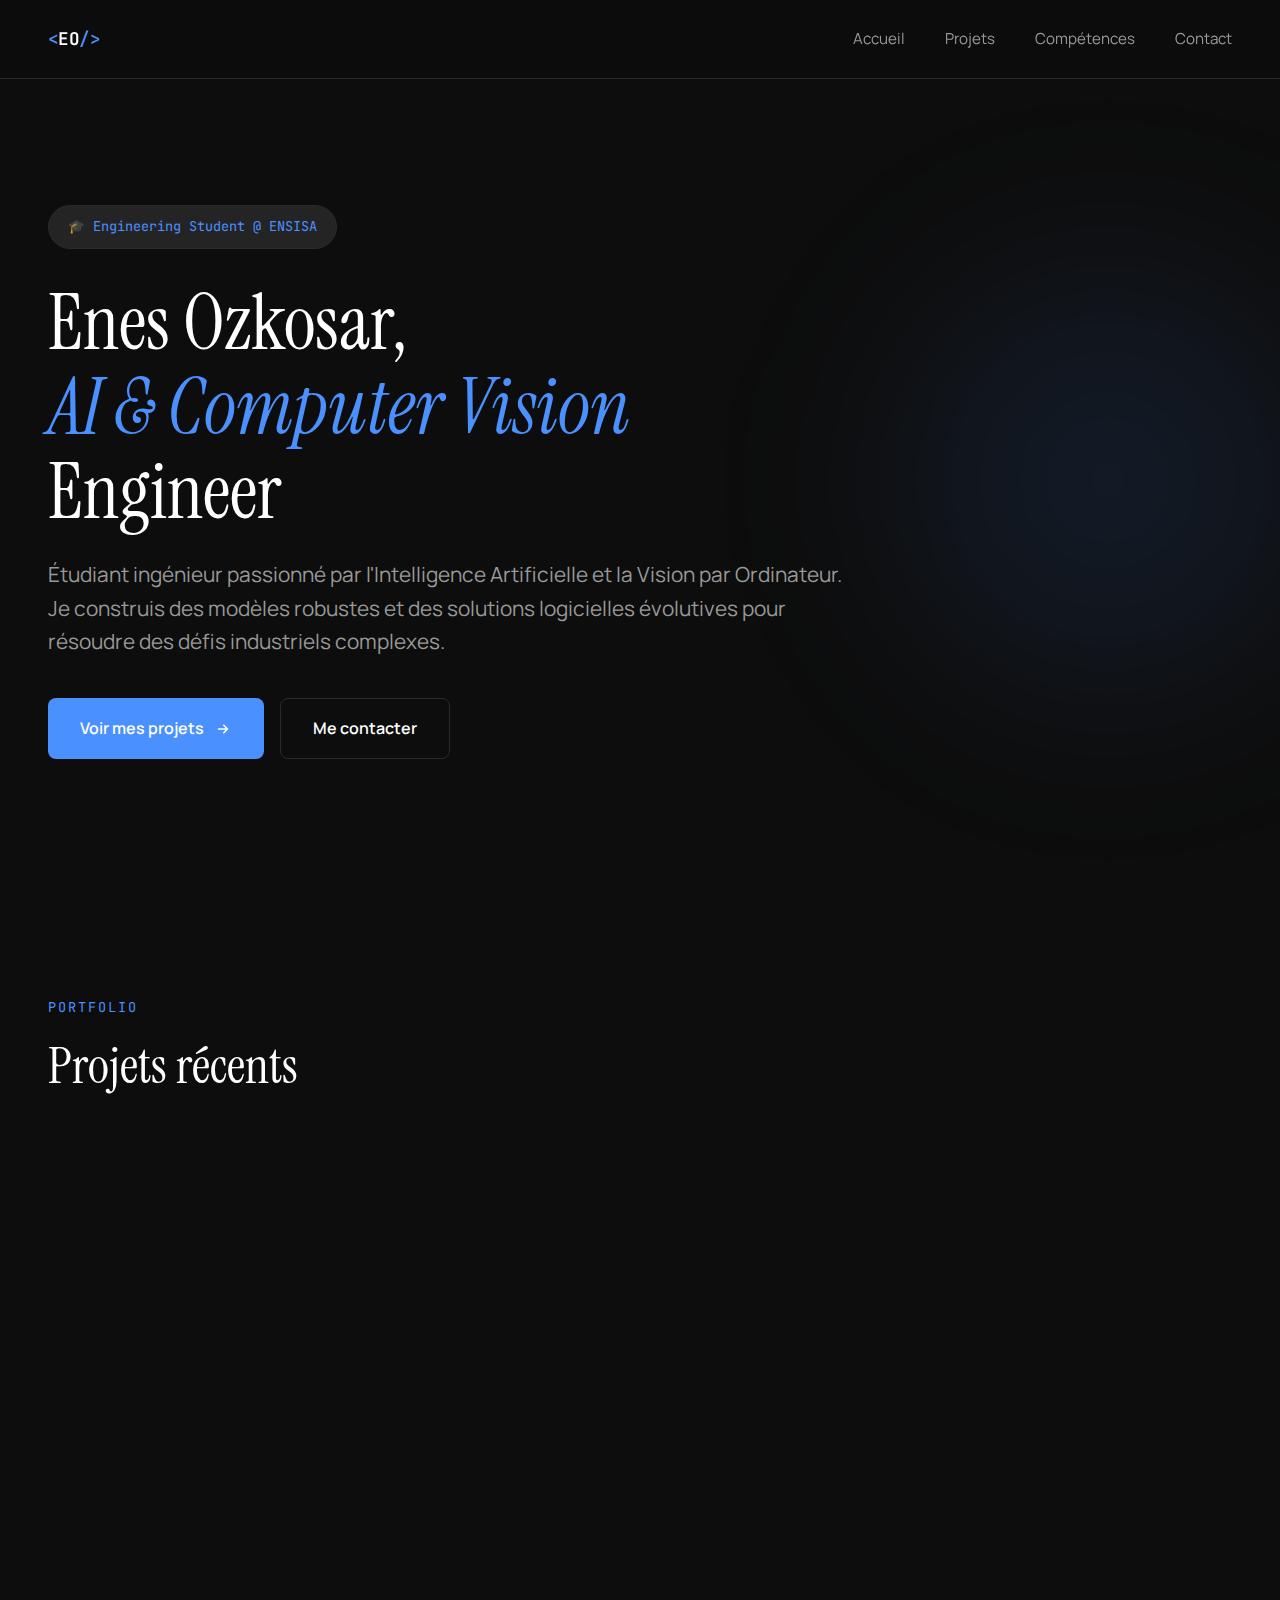
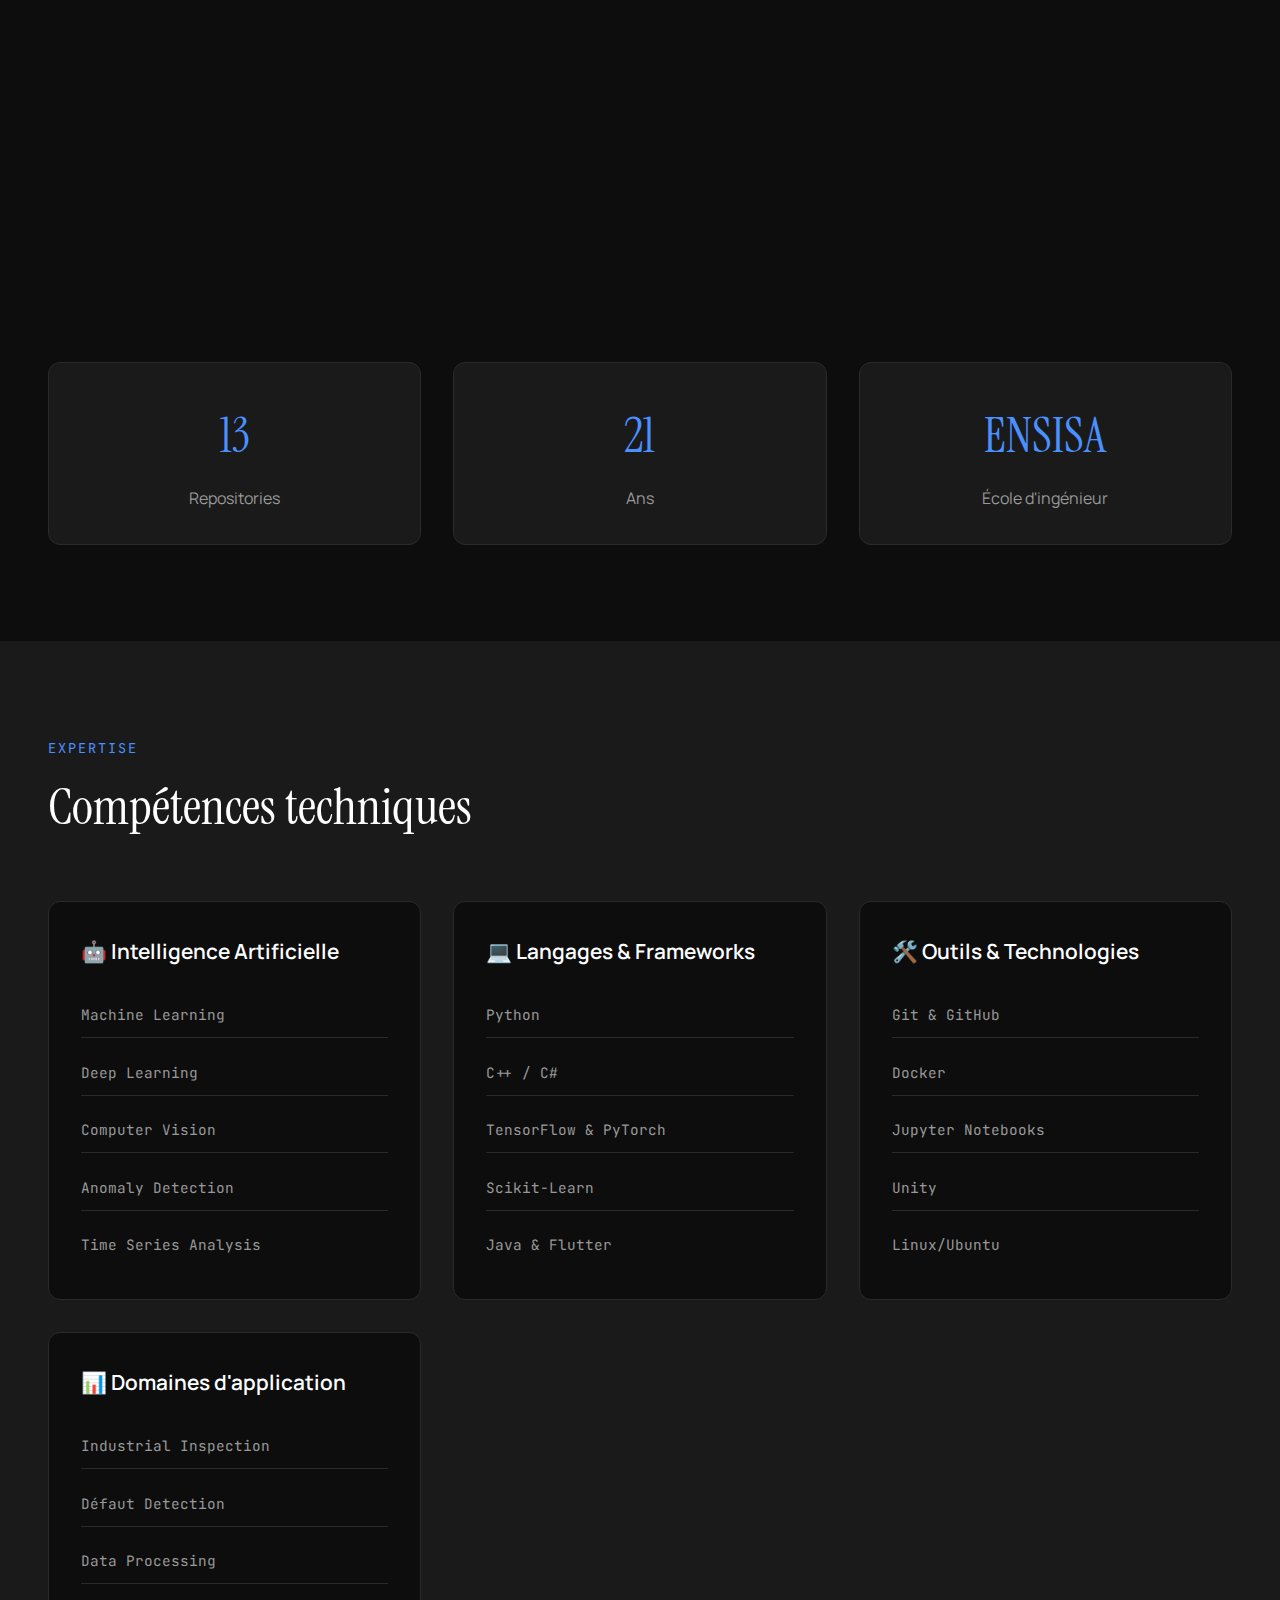
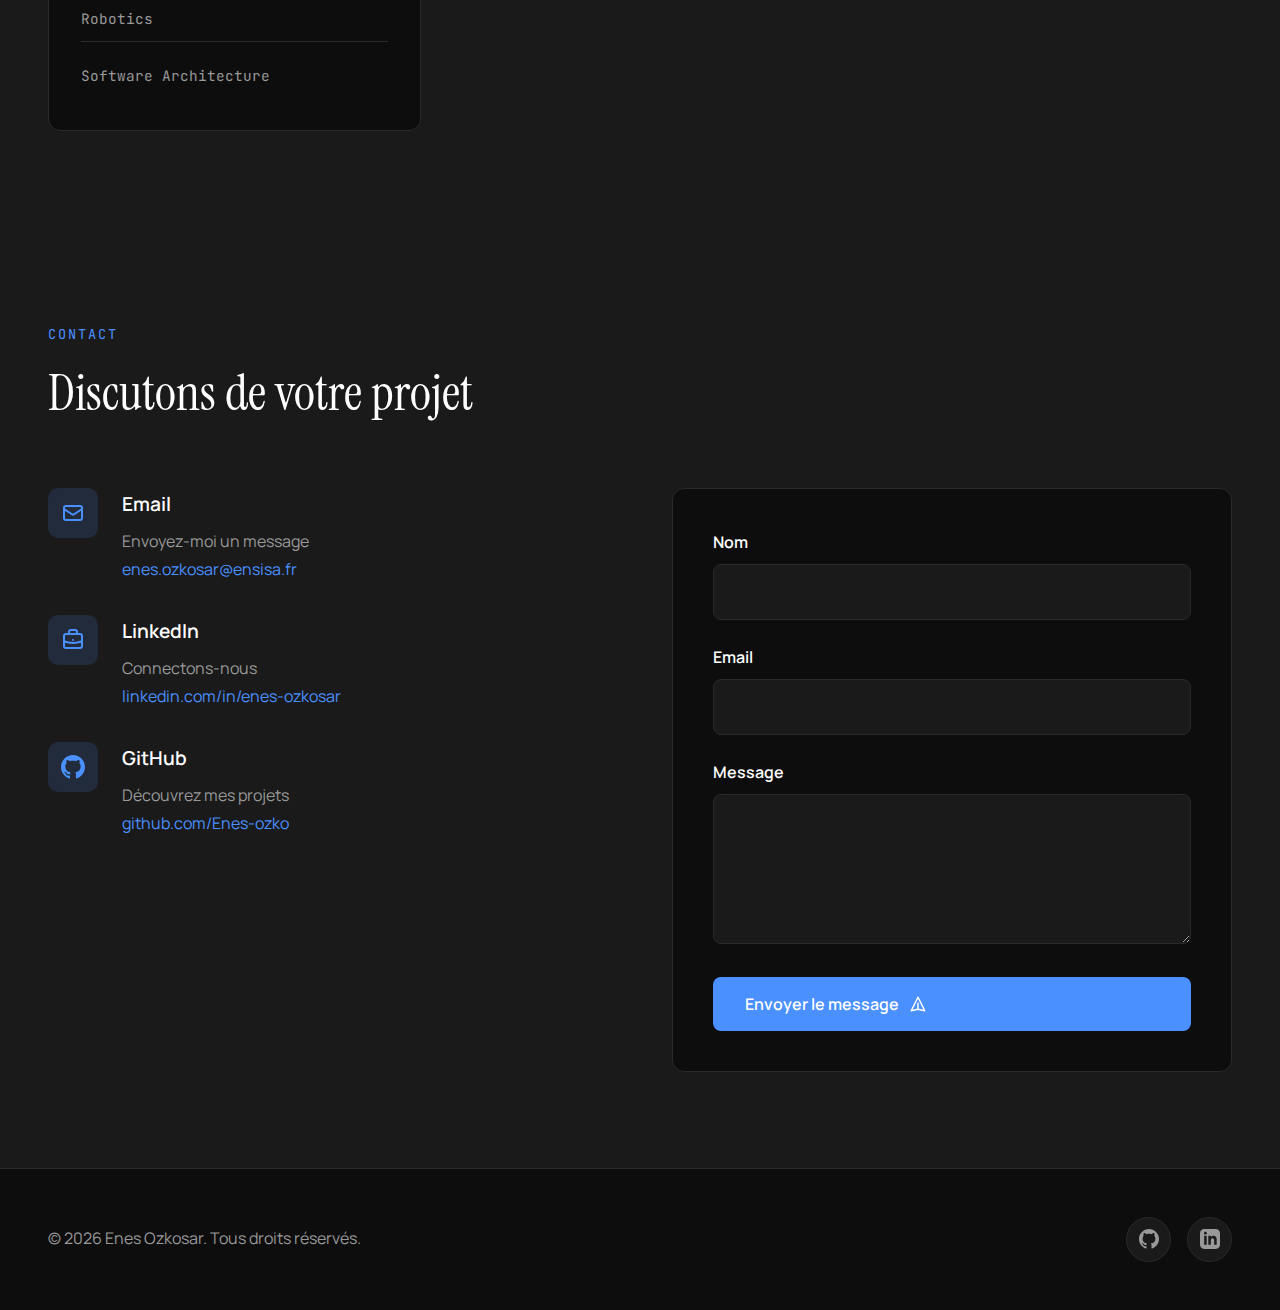
<file: index.html>
<!DOCTYPE html>
<html lang="fr">
<head>
    <meta charset="UTF-8">
    <meta name="viewport" content="width=device-width, initial-scale=1.0">
    <title>Enes Ozkosar - AI & Computer Vision Engineer</title>
    <link href="https://fonts.googleapis.com/css2?family=Instrument+Serif:ital@0;1&family=Manrope:wght@300;400;600;800&family=JetBrains+Mono:wght@400;600&display=swap" rel="stylesheet">
    <style>
        * {
            margin: 0;
            padding: 0;
            box-sizing: border-box;
        }

        :root {
            --bg: #0d0d0d;
            --surface: #1a1a1a;
            --surface-elevated: #242424;
            --text: #ffffff;
            --text-dim: #999999;
            --accent: #4A90FF;
            --accent-bright: #6BA3FF;
            --accent-glow: rgba(74, 144, 255, 0.15);
            --border: #2a2a2a;
        }

        html {
            scroll-behavior: smooth;
        }

        body {
            font-family: 'Manrope', sans-serif;
            background: var(--bg);
            color: var(--text);
            line-height: 1.7;
            overflow-x: hidden;
        }

        ::selection {
            background: var(--accent);
            color: var(--bg);
        }

        /* Navigation */
        nav {
            position: fixed;
            top: 0;
            left: 0;
            right: 0;
            padding: 1.5rem 3rem;
            background: rgba(13, 13, 13, 0.85);
            backdrop-filter: blur(20px);
            -webkit-backdrop-filter: blur(20px);
            border-bottom: 1px solid var(--border);
            z-index: 1000;
            transition: all 0.3s;
        }

        nav.scrolled {
            padding: 1rem 3rem;
            background: rgba(13, 13, 13, 0.95);
        }

        .nav-container {
            max-width: 1400px;
            margin: 0 auto;
            display: flex;
            justify-content: space-between;
            align-items: center;
        }

        .logo {
            font-family: 'JetBrains Mono', monospace;
            font-size: 1.1rem;
            font-weight: 600;
            letter-spacing: -0.03em;
        }

        .logo span {
            color: var(--accent);
        }

        .nav-links {
            display: flex;
            gap: 2.5rem;
            list-style: none;
        }

        .nav-links a {
            color: var(--text-dim);
            text-decoration: none;
            font-size: 0.95rem;
            font-weight: 400;
            transition: color 0.3s;
            position: relative;
        }

        .nav-links a::after {
            content: '';
            position: absolute;
            bottom: -4px;
            left: 50%;
            transform: translateX(-50%);
            width: 0;
            height: 2px;
            background: var(--accent);
            transition: width 0.3s;
        }

        .nav-links a:hover {
            color: var(--text);
        }

        .nav-links a:hover::after {
            width: 100%;
        }

        /* Hero Section */
        .hero {
            min-height: 100vh;
            display: flex;
            align-items: center;
            padding: 8rem 3rem 4rem;
            position: relative;
            overflow: hidden;
        }

        .hero::before {
            content: '';
            position: absolute;
            top: 20%;
            right: -10%;
            width: 600px;
            height: 600px;
            background: radial-gradient(circle, var(--accent-glow) 0%, transparent 70%);
            border-radius: 50%;
            filter: blur(80px);
            pointer-events: none;
        }

        .hero-container {
            max-width: 1400px;
            margin: 0 auto;
            width: 100%;
            position: relative;
            z-index: 1;
        }

        .hero-content {
            max-width: 800px;
        }

        .hero-label {
            display: inline-block;
            padding: 0.6rem 1.2rem;
            background: var(--surface-elevated);
            border: 1px solid var(--border);
            border-radius: 50px;
            font-family: 'JetBrains Mono', monospace;
            font-size: 0.85rem;
            color: var(--accent);
            margin-bottom: 2rem;
            animation: fadeInUp 0.6s ease;
        }

        @keyframes fadeInUp {
            from {
                opacity: 0;
                transform: translateY(20px);
            }
            to {
                opacity: 1;
                transform: translateY(0);
            }
        }

        .hero h1 {
            font-family: 'Instrument Serif', serif;
            font-size: clamp(3rem, 6vw, 5.5rem);
            font-weight: 400;
            line-height: 1.1;
            margin-bottom: 1.5rem;
            animation: fadeInUp 0.6s ease 0.1s backwards;
        }

        .hero h1 .highlight {
            font-style: italic;
            color: var(--accent);
        }

        .hero-subtitle {
            font-size: 1.3rem;
            color: var(--text-dim);
            margin-bottom: 2.5rem;
            line-height: 1.6;
            animation: fadeInUp 0.6s ease 0.2s backwards;
        }

        .hero-cta {
            display: flex;
            gap: 1rem;
            flex-wrap: wrap;
            animation: fadeInUp 0.6s ease 0.3s backwards;
        }

        .btn {
            display: inline-flex;
            align-items: center;
            gap: 0.6rem;
            padding: 1rem 2rem;
            font-family: 'Manrope', sans-serif;
            font-size: 1rem;
            font-weight: 600;
            text-decoration: none;
            border-radius: 8px;
            transition: all 0.3s;
            cursor: pointer;
        }

        .btn-primary {
            background: var(--accent);
            color: white;
            border: none;
        }

        .btn-primary:hover {
            background: var(--accent-bright);
            transform: translateY(-2px);
            box-shadow: 0 10px 30px rgba(74, 144, 255, 0.3);
        }

        .btn-secondary {
            background: transparent;
            color: var(--text);
            border: 1px solid var(--border);
        }

        .btn-secondary:hover {
            border-color: var(--accent);
            background: var(--accent-glow);
        }

        .btn svg {
            width: 18px;
            height: 18px;
        }

        /* Section générique */
        section {
            padding: 6rem 3rem;
        }

        .container {
            max-width: 1400px;
            margin: 0 auto;
        }

        .section-header {
            margin-bottom: 4rem;
        }

        .section-label {
            font-family: 'JetBrains Mono', monospace;
            font-size: 0.85rem;
            color: var(--accent);
            text-transform: uppercase;
            letter-spacing: 0.15em;
            margin-bottom: 1rem;
        }

        .section-title {
            font-family: 'Instrument Serif', serif;
            font-size: clamp(2.5rem, 4vw, 3.5rem);
            font-weight: 400;
            line-height: 1.2;
        }

        /* Projects Grid */
        .projects-grid {
            display: grid;
            grid-template-columns: repeat(auto-fit, minmax(400px, 1fr));
            gap: 2rem;
        }

        .project-card {
            background: var(--surface);
            border: 1px solid var(--border);
            border-radius: 12px;
            padding: 2.5rem;
            transition: all 0.4s cubic-bezier(0.4, 0, 0.2, 1);
            position: relative;
            overflow: hidden;
        }

        .project-card::before {
            content: '';
            position: absolute;
            top: 0;
            left: 0;
            right: 0;
            height: 3px;
            background: linear-gradient(90deg, var(--accent), var(--accent-bright));
            transform: scaleX(0);
            transform-origin: left;
            transition: transform 0.4s cubic-bezier(0.4, 0, 0.2, 1);
        }

        .project-card:hover {
            border-color: var(--accent);
            transform: translateY(-8px);
            box-shadow: 0 20px 40px rgba(0, 0, 0, 0.4);
        }

        .project-card:hover::before {
            transform: scaleX(1);
        }

        .project-header {
            display: flex;
            align-items: flex-start;
            justify-content: space-between;
            margin-bottom: 1.5rem;
        }

        .project-title {
            font-family: 'Manrope', sans-serif;
            font-size: 1.6rem;
            font-weight: 600;
            margin-bottom: 0.5rem;
            line-height: 1.3;
        }

        .project-icon {
            width: 40px;
            height: 40px;
            background: var(--accent-glow);
            border-radius: 8px;
            display: flex;
            align-items: center;
            justify-content: center;
            flex-shrink: 0;
        }

        .project-icon svg {
            width: 20px;
            height: 20px;
            color: var(--accent);
        }

        .project-description {
            color: var(--text-dim);
            font-size: 1rem;
            line-height: 1.7;
            margin-bottom: 2rem;
        }

        .project-tech {
            display: flex;
            flex-wrap: wrap;
            gap: 0.6rem;
            margin-bottom: 1.5rem;
        }

        .tech-tag {
            font-family: 'JetBrains Mono', monospace;
            font-size: 0.75rem;
            padding: 0.4rem 0.9rem;
            background: var(--surface-elevated);
            border: 1px solid var(--border);
            border-radius: 6px;
            color: var(--text-dim);
            transition: all 0.3s;
        }

        .project-card:hover .tech-tag {
            border-color: var(--accent);
            color: var(--accent);
        }

        .project-link {
            display: inline-flex;
            align-items: center;
            gap: 0.5rem;
            color: var(--accent);
            text-decoration: none;
            font-family: 'JetBrains Mono', monospace;
            font-size: 0.9rem;
            font-weight: 600;
            transition: all 0.3s;
        }

        .project-link svg {
            width: 16px;
            height: 16px;
            transition: transform 0.3s;
        }

        .project-link:hover {
            color: var(--accent-bright);
        }

        .project-link:hover svg {
            transform: translateX(4px);
        }

        /* Skills Section */
        #competences {
            background: var(--surface);
        }

        .skills-grid {
            display: grid;
            grid-template-columns: repeat(auto-fit, minmax(280px, 1fr));
            gap: 2rem;
        }

        .skill-category {
            background: var(--bg);
            border: 1px solid var(--border);
            border-radius: 12px;
            padding: 2rem;
            transition: all 0.3s;
        }

        .skill-category:hover {
            border-color: var(--accent);
            background: var(--surface);
        }

        .skill-category h3 {
            font-size: 1.3rem;
            font-weight: 600;
            margin-bottom: 1.5rem;
            color: var(--text);
        }

        .skill-list {
            display: flex;
            flex-direction: column;
            gap: 0.8rem;
        }

        .skill-item {
            font-family: 'JetBrains Mono', monospace;
            font-size: 0.9rem;
            color: var(--text-dim);
            padding: 0.6rem 0;
            border-bottom: 1px solid var(--border);
            transition: all 0.3s;
        }

        .skill-item:last-child {
            border-bottom: none;
        }

        .skill-item:hover {
            color: var(--accent);
            transform: translateX(8px);
        }

        /* Stats Section */
        .stats-grid {
            display: grid;
            grid-template-columns: repeat(auto-fit, minmax(250px, 1fr));
            gap: 2rem;
            margin-top: 3rem;
        }

        .stat-card {
            background: var(--surface);
            border: 1px solid var(--border);
            border-radius: 12px;
            padding: 2rem;
            text-align: center;
            transition: all 0.3s;
        }

        .stat-card:hover {
            border-color: var(--accent);
            transform: translateY(-4px);
        }

        .stat-number {
            font-family: 'Instrument Serif', serif;
            font-size: 3rem;
            font-weight: 400;
            color: var(--accent);
            display: block;
            margin-bottom: 0.5rem;
        }

        .stat-label {
            color: var(--text-dim);
            font-size: 1rem;
        }

        /* Contact Section */
        #contact {
            background: var(--surface);
        }

        .contact-grid {
            display: grid;
            grid-template-columns: 1fr 1fr;
            gap: 4rem;
            align-items: start;
        }

        .contact-info {
            display: flex;
            flex-direction: column;
            gap: 2rem;
        }

        .contact-item {
            display: flex;
            align-items: flex-start;
            gap: 1.5rem;
        }

        .contact-icon {
            width: 50px;
            height: 50px;
            background: var(--accent-glow);
            border-radius: 10px;
            display: flex;
            align-items: center;
            justify-content: center;
            flex-shrink: 0;
        }

        .contact-icon svg {
            width: 24px;
            height: 24px;
            color: var(--accent);
        }

        .contact-details h3 {
            font-size: 1.2rem;
            font-weight: 600;
            margin-bottom: 0.5rem;
        }

        .contact-details p {
            color: var(--text-dim);
            font-size: 1rem;
        }

        .contact-details a {
            color: var(--accent);
            text-decoration: none;
            transition: color 0.3s;
        }

        .contact-details a:hover {
            color: var(--accent-bright);
        }

        .contact-form {
            background: var(--bg);
            border: 1px solid var(--border);
            border-radius: 12px;
            padding: 2.5rem;
        }

        .form-group {
            margin-bottom: 1.5rem;
        }

        .form-group label {
            display: block;
            margin-bottom: 0.5rem;
            font-weight: 600;
            color: var(--text);
        }

        .form-group input,
        .form-group textarea {
            width: 100%;
            padding: 1rem;
            background: var(--surface);
            border: 1px solid var(--border);
            border-radius: 8px;
            color: var(--text);
            font-family: 'Manrope', sans-serif;
            font-size: 1rem;
            transition: all 0.3s;
        }

        .form-group input:focus,
        .form-group textarea:focus {
            outline: none;
            border-color: var(--accent);
            background: var(--surface-elevated);
        }

        .form-group textarea {
            resize: vertical;
            min-height: 150px;
        }

        /* Footer */
        footer {
            padding: 3rem;
            background: var(--bg);
            border-top: 1px solid var(--border);
        }

        .footer-container {
            max-width: 1400px;
            margin: 0 auto;
            display: flex;
            justify-content: space-between;
            align-items: center;
        }

        .social-links {
            display: flex;
            gap: 1rem;
        }

        .social-link {
            width: 45px;
            height: 45px;
            background: var(--surface);
            border: 1px solid var(--border);
            border-radius: 50%;
            display: flex;
            align-items: center;
            justify-content: center;
            color: var(--text-dim);
            text-decoration: none;
            transition: all 0.3s;
        }

        .social-link:hover {
            border-color: var(--accent);
            background: var(--accent-glow);
            color: var(--accent);
            transform: translateY(-4px);
        }

        .social-link svg {
            width: 20px;
            height: 20px;
        }

        /* Responsive */
        @media (max-width: 768px) {
            nav {
                padding: 1.5rem 1.5rem;
            }

            .nav-links {
                gap: 1.5rem;
            }

            .hero {
                padding: 6rem 1.5rem 3rem;
            }

            section {
                padding: 4rem 1.5rem;
            }

            .projects-grid,
            .skills-grid {
                grid-template-columns: 1fr;
            }

            .contact-grid {
                grid-template-columns: 1fr;
                gap: 2rem;
            }

            .footer-container {
                flex-direction: column;
                gap: 2rem;
                text-align: center;
            }
        }

        /* Animations */
        .fade-in {
            opacity: 0;
            transform: translateY(30px);
            animation: fadeInUp 0.8s ease forwards;
        }

        .fade-in-delay-1 {
            animation-delay: 0.1s;
        }

        .fade-in-delay-2 {
            animation-delay: 0.2s;
        }

        .fade-in-delay-3 {
            animation-delay: 0.3s;
        }
    </style>
</head>
<body>
    <!-- Navigation -->
    <nav id="navbar">
        <div class="nav-container">
            <div class="logo">
                <span>&lt;</span>EO<span>/&gt;</span>
            </div>
            <ul class="nav-links">
                <li><a href="#accueil">Accueil</a></li>
                <li><a href="#projets">Projets</a></li>
                <li><a href="#competences">Compétences</a></li>
                <li><a href="#contact">Contact</a></li>
            </ul>
        </div>
    </nav>

    <!-- Hero Section -->
    <section class="hero" id="accueil">
        <div class="hero-container">
            <div class="hero-content">
                <div class="hero-label">🎓 Engineering Student @ ENSISA</div>
                <h1>
                    Enes Ozkosar, <br>
                    <span class="highlight">AI & Computer Vision</span> Engineer
                </h1>
                <p class="hero-subtitle">
                    Étudiant ingénieur passionné par l'Intelligence Artificielle et la Vision par Ordinateur. 
                    Je construis des modèles robustes et des solutions logicielles évolutives pour résoudre 
                    des défis industriels complexes.
                </p>
                <div class="hero-cta">
                    <a href="#projets" class="btn btn-primary">
                        Voir mes projets
                        <svg fill="none" stroke="currentColor" viewBox="0 0 24 24">
                            <path stroke-linecap="round" stroke-linejoin="round" stroke-width="2" d="M13 7l5 5m0 0l-5 5m5-5H6"/>
                        </svg>
                    </a>
                    <a href="#contact" class="btn btn-secondary">
                        Me contacter
                    </a>
                </div>
            </div>
        </div>
    </section>

    <!-- Projects Section -->
    <section id="projets">
        <div class="container">
            <div class="section-header">
                <div class="section-label">Portfolio</div>
                <h2 class="section-title">Projets récents</h2>
            </div>
            <div class="projects-grid">
                <!-- Project 1 -->
                <div class="project-card fade-in">
                    <div class="project-header">
                        <div>
                            <h3 class="project-title">Anomaly Detection Industrial</h3>
                        </div>
                        <div class="project-icon">
                            <svg fill="none" stroke="currentColor" viewBox="0 0 24 24">
                                <path stroke-linecap="round" stroke-linejoin="round" stroke-width="2" d="M9 3v2m6-2v2M9 19v2m6-2v2M5 9H3m2 6H3m18-6h-2m2 6h-2M7 19h10a2 2 0 002-2V7a2 2 0 00-2-2H7a2 2 0 00-2 2v10a2 2 0 002 2zM9 9h6v6H9V9z"/>
                            </svg>
                        </div>
                    </div>
                    <p class="project-description">
                        Système de détection d'anomalies pour l'inspection industrielle utilisant des techniques 
                        de deep learning avancées. Implémentation de modèles state-of-the-art pour la détection 
                        de défauts sur des images industrielles.
                    </p>
                    <div class="project-tech">
                        <span class="tech-tag">Python</span>
                        <span class="tech-tag">TensorFlow</span>
                        <span class="tech-tag">PyTorch</span>
                        <span class="tech-tag">Computer Vision</span>
                    </div>
                    <a href="https://github.com/Enes-ozko" class="project-link" target="_blank">
                        Voir sur GitHub
                        <svg fill="none" stroke="currentColor" viewBox="0 0 24 24">
                            <path stroke-linecap="round" stroke-linejoin="round" stroke-width="2" d="M13 7l5 5m0 0l-5 5m5-5H6"/>
                        </svg>
                    </a>
                </div>

                <!-- Project 2 -->
                <div class="project-card fade-in fade-in-delay-1">
                    <div class="project-header">
                        <div>
                            <h3 class="project-title">TimeSeries Classification</h3>
                        </div>
                        <div class="project-icon">
                            <svg fill="none" stroke="currentColor" viewBox="0 0 24 24">
                                <path stroke-linecap="round" stroke-linejoin="round" stroke-width="2" d="M7 12l3-3 3 3 4-4M8 21l4-4 4 4M3 4h18M4 4h16v12a1 1 0 01-1 1H5a1 1 0 01-1-1V4z"/>
                            </svg>
                        </div>
                    </div>
                    <p class="project-description">
                        Classification de séries temporelles utilisant des algorithmes de Machine Learning. 
                        Analyse et prédiction de patterns temporels complexes avec des performances optimisées.
                    </p>
                    <div class="project-tech">
                        <span class="tech-tag">C++</span>
                        <span class="tech-tag">Scikit-Learn</span>
                        <span class="tech-tag">Time Series</span>
                    </div>
                    <a href="https://github.com/Enes-ozko/TimeSeries-Classification" class="project-link" target="_blank">
                        Voir sur GitHub
                        <svg fill="none" stroke="currentColor" viewBox="0 0 24 24">
                            <path stroke-linecap="round" stroke-linejoin="round" stroke-width="2" d="M13 7l5 5m0 0l-5 5m5-5H6"/>
                        </svg>
                    </a>
                </div>

                <!-- Project 3 -->
                <div class="project-card fade-in fade-in-delay-2">
                    <div class="project-header">
                        <div>
                            <h3 class="project-title">Robot Unity</h3>
                        </div>
                        <div class="project-icon">
                            <svg fill="none" stroke="currentColor" viewBox="0 0 24 24">
                                <path stroke-linecap="round" stroke-linejoin="round" stroke-width="2" d="M14 10l-2 1m0 0l-2-1m2 1v2.5M20 7l-2 1m2-1l-2-1m2 1v2.5M14 4l-2-1-2 1M4 7l2-1M4 7l2 1M4 7v2.5M12 21l-2-1m2 1l2-1m-2 1v-2.5M6 18l-2-1v-2.5M18 18l2-1v-2.5"/>
                            </svg>
                        </div>
                    </div>
                    <p class="project-description">
                        Simulation robotique développée avec Unity et C#. Implémentation de systèmes de contrôle 
                        et d'automatisation pour la robotique industrielle.
                    </p>
                    <div class="project-tech">
                        <span class="tech-tag">Unity</span>
                        <span class="tech-tag">C#</span>
                        <span class="tech-tag">Robotics</span>
                    </div>
                    <a href="https://github.com/Enes-ozko/Robot_Unity" class="project-link" target="_blank">
                        Voir sur GitHub
                        <svg fill="none" stroke="currentColor" viewBox="0 0 24 24">
                            <path stroke-linecap="round" stroke-linejoin="round" stroke-width="2" d="M13 7l5 5m0 0l-5 5m5-5H6"/>
                        </svg>
                    </a>
                </div>

                <!-- Project 4 -->
                <div class="project-card fade-in fade-in-delay-3">
                    <div class="project-header">
                        <div>
                            <h3 class="project-title">Pokemon - POO Project</h3>
                        </div>
                        <div class="project-icon">
                            <svg fill="none" stroke="currentColor" viewBox="0 0 24 24">
                                <path stroke-linecap="round" stroke-linejoin="round" stroke-width="2" d="M10 20l4-16m4 4l4 4-4 4M6 16l-4-4 4-4"/>
                            </svg>
                        </div>
                    </div>
                    <p class="project-description">
                        Projet de programmation orientée objet développé en C++. Implémentation de concepts 
                        avancés POO avec une architecture solide et évolutive.
                    </p>
                    <div class="project-tech">
                        <span class="tech-tag">C++</span>
                        <span class="tech-tag">OOP</span>
                        <span class="tech-tag">Design Patterns</span>
                    </div>
                    <a href="https://github.com/Enes-ozko/Pokemon" class="project-link" target="_blank">
                        Voir sur GitHub
                        <svg fill="none" stroke="currentColor" viewBox="0 0 24 24">
                            <path stroke-linecap="round" stroke-linejoin="round" stroke-width="2" d="M13 7l5 5m0 0l-5 5m5-5H6"/>
                        </svg>
                    </a>
                </div>
            </div>

            <!-- GitHub Stats -->
            <div class="stats-grid">
                <div class="stat-card">
                    <span class="stat-number">13</span>
                    <span class="stat-label">Repositories</span>
                </div>
                <div class="stat-card">
                    <span class="stat-number">21</span>
                    <span class="stat-label">Ans</span>
                </div>
                <div class="stat-card">
                    <span class="stat-number">ENSISA</span>
                    <span class="stat-label">École d'ingénieur</span>
                </div>
            </div>
        </div>
    </section>

    <!-- Skills Section -->
    <section id="competences">
        <div class="container">
            <div class="section-header">
                <div class="section-label">Expertise</div>
                <h2 class="section-title">Compétences techniques</h2>
            </div>
            <div class="skills-grid">
                <div class="skill-category">
                    <h3>🤖 Intelligence Artificielle</h3>
                    <div class="skill-list">
                        <div class="skill-item">Machine Learning</div>
                        <div class="skill-item">Deep Learning</div>
                        <div class="skill-item">Computer Vision</div>
                        <div class="skill-item">Anomaly Detection</div>
                        <div class="skill-item">Time Series Analysis</div>
                    </div>
                </div>

                <div class="skill-category">
                    <h3>💻 Langages & Frameworks</h3>
                    <div class="skill-list">
                        <div class="skill-item">Python</div>
                        <div class="skill-item">C++ / C#</div>
                        <div class="skill-item">TensorFlow & PyTorch</div>
                        <div class="skill-item">Scikit-Learn</div>
                        <div class="skill-item">Java & Flutter</div>
                    </div>
                </div>

                <div class="skill-category">
                    <h3>🛠️ Outils & Technologies</h3>
                    <div class="skill-list">
                        <div class="skill-item">Git & GitHub</div>
                        <div class="skill-item">Docker</div>
                        <div class="skill-item">Jupyter Notebooks</div>
                        <div class="skill-item">Unity</div>
                        <div class="skill-item">Linux/Ubuntu</div>
                    </div>
                </div>

                <div class="skill-category">
                    <h3>📊 Domaines d'application</h3>
                    <div class="skill-list">
                        <div class="skill-item">Industrial Inspection</div>
                        <div class="skill-item">Défaut Detection</div>
                        <div class="skill-item">Data Processing</div>
                        <div class="skill-item">Robotics</div>
                        <div class="skill-item">Software Architecture</div>
                    </div>
                </div>
            </div>
        </div>
    </section>

    <!-- Contact Section -->
    <section id="contact">
        <div class="container">
            <div class="section-header">
                <div class="section-label">Contact</div>
                <h2 class="section-title">Discutons de votre projet</h2>
            </div>
            <div class="contact-grid">
                <div class="contact-info">
                    <div class="contact-item">
                        <div class="contact-icon">
                            <svg fill="none" stroke="currentColor" viewBox="0 0 24 24">
                                <path stroke-linecap="round" stroke-linejoin="round" stroke-width="2" d="M3 8l7.89 5.26a2 2 0 002.22 0L21 8M5 19h14a2 2 0 002-2V7a2 2 0 00-2-2H5a2 2 0 00-2 2v10a2 2 0 002 2z"/>
                            </svg>
                        </div>
                        <div class="contact-details">
                            <h3>Email</h3>
                            <p>Envoyez-moi un message</p>
                            <a href="mailto:enes.ozkosar@example.com">enes.ozkosar@ensisa.fr</a>
                        </div>
                    </div>

                    <div class="contact-item">
                        <div class="contact-icon">
                            <svg fill="none" stroke="currentColor" viewBox="0 0 24 24">
                                <path stroke-linecap="round" stroke-linejoin="round" stroke-width="2" d="M21 13.255A23.931 23.931 0 0112 15c-3.183 0-6.22-.62-9-1.745M16 6V4a2 2 0 00-2-2h-4a2 2 0 00-2 2v2m4 6h.01M5 20h14a2 2 0 002-2V8a2 2 0 00-2-2H5a2 2 0 00-2 2v10a2 2 0 002 2z"/>
                            </svg>
                        </div>
                        <div class="contact-details">
                            <h3>LinkedIn</h3>
                            <p>Connectons-nous</p>
                            <a href="http://www.linkedin.com/in/enes-ozkosar" target="_blank">linkedin.com/in/enes-ozkosar</a>
                        </div>
                    </div>

                    <div class="contact-item">
                        <div class="contact-icon">
                            <svg fill="currentColor" viewBox="0 0 24 24">
                                <path d="M12 0c-6.626 0-12 5.373-12 12 0 5.302 3.438 9.8 8.207 11.387.599.111.793-.261.793-.577v-2.234c-3.338.726-4.033-1.416-4.033-1.416-.546-1.387-1.333-1.756-1.333-1.756-1.089-.745.083-.729.083-.729 1.205.084 1.839 1.237 1.839 1.237 1.07 1.834 2.807 1.304 3.492.997.107-.775.418-1.305.762-1.604-2.665-.305-5.467-1.334-5.467-5.931 0-1.311.469-2.381 1.236-3.221-.124-.303-.535-1.524.117-3.176 0 0 1.008-.322 3.301 1.23.957-.266 1.983-.399 3.003-.404 1.02.005 2.047.138 3.006.404 2.291-1.552 3.297-1.23 3.297-1.23.653 1.653.242 2.874.118 3.176.77.84 1.235 1.911 1.235 3.221 0 4.609-2.807 5.624-5.479 5.921.43.372.823 1.102.823 2.222v3.293c0 .319.192.694.801.576 4.765-1.589 8.199-6.086 8.199-11.386 0-6.627-5.373-12-12-12z"/>
                            </svg>
                        </div>
                        <div class="contact-details">
                            <h3>GitHub</h3>
                            <p>Découvrez mes projets</p>
                            <a href="https://github.com/Enes-ozko" target="_blank">github.com/Enes-ozko</a>
                        </div>
                    </div>
                </div>

                <div class="contact-form">
                    <form action="#" method="POST">
                        <div class="form-group">
                            <label for="name">Nom</label>
                            <input type="text" id="name" name="name" required>
                        </div>
                        <div class="form-group">
                            <label for="email">Email</label>
                            <input type="email" id="email" name="email" required>
                        </div>
                        <div class="form-group">
                            <label for="message">Message</label>
                            <textarea id="message" name="message" required></textarea>
                        </div>
                        <button type="submit" class="btn btn-primary" style="width: 100%;">
                            Envoyer le message
                            <svg fill="none" stroke="currentColor" viewBox="0 0 24 24">
                                <path stroke-linecap="round" stroke-linejoin="round" stroke-width="2" d="M12 19l9 2-9-18-9 18 9-2zm0 0v-8"/>
                            </svg>
                        </button>
                    </form>
                </div>
            </div>
        </div>
    </section>

    <!-- Footer -->
    <footer>
        <div class="footer-container">
            <p style="color: var(--text-dim);">© 2026 Enes Ozkosar. Tous droits réservés.</p>
            <div class="social-links">
                <a href="https://github.com/Enes-ozko" class="social-link" target="_blank">
                    <svg fill="currentColor" viewBox="0 0 24 24">
                        <path d="M12 0c-6.626 0-12 5.373-12 12 0 5.302 3.438 9.8 8.207 11.387.599.111.793-.261.793-.577v-2.234c-3.338.726-4.033-1.416-4.033-1.416-.546-1.387-1.333-1.756-1.333-1.756-1.089-.745.083-.729.083-.729 1.205.084 1.839 1.237 1.839 1.237 1.07 1.834 2.807 1.304 3.492.997.107-.775.418-1.305.762-1.604-2.665-.305-5.467-1.334-5.467-5.931 0-1.311.469-2.381 1.236-3.221-.124-.303-.535-1.524.117-3.176 0 0 1.008-.322 3.301 1.23.957-.266 1.983-.399 3.003-.404 1.02.005 2.047.138 3.006.404 2.291-1.552 3.297-1.23 3.297-1.23.653 1.653.242 2.874.118 3.176.77.84 1.235 1.911 1.235 3.221 0 4.609-2.807 5.624-5.479 5.921.43.372.823 1.102.823 2.222v3.293c0 .319.192.694.801.576 4.765-1.589 8.199-6.086 8.199-11.386 0-6.627-5.373-12-12-12z"/>
                    </svg>
                </a>
                <a href="http://www.linkedin.com/in/enes-ozkosar" class="social-link" target="_blank">
                    <svg fill="currentColor" viewBox="0 0 24 24">
                        <path d="M19 0h-14c-2.761 0-5 2.239-5 5v14c0 2.761 2.239 5 5 5h14c2.762 0 5-2.239 5-5v-14c0-2.761-2.238-5-5-5zm-11 19h-3v-11h3v11zm-1.5-12.268c-.966 0-1.75-.79-1.75-1.764s.784-1.764 1.75-1.764 1.75.79 1.75 1.764-.783 1.764-1.75 1.764zm13.5 12.268h-3v-5.604c0-3.368-4-3.113-4 0v5.604h-3v-11h3v1.765c1.396-2.586 7-2.777 7 2.476v6.759z"/>
                    </svg>
                </a>
            </div>
        </div>
    </footer>

    <script>
        // Navbar scroll effect
        const navbar = document.getElementById('navbar');
        window.addEventListener('scroll', () => {
            if (window.scrollY > 100) {
                navbar.classList.add('scrolled');
            } else {
                navbar.classList.remove('scrolled');
            }
        });

        // Smooth scroll
        document.querySelectorAll('a[href^="#"]').forEach(anchor => {
            anchor.addEventListener('click', function (e) {
                e.preventDefault();
                const target = document.querySelector(this.getAttribute('href'));
                if (target) {
                    target.scrollIntoView({
                        behavior: 'smooth',
                        block: 'start'
                    });
                }
            });
        });

        // Intersection Observer for fade-in animations
        const observerOptions = {
            threshold: 0.1,
            rootMargin: '0px 0px -50px 0px'
        };

        const observer = new IntersectionObserver((entries) => {
            entries.forEach(entry => {
                if (entry.isIntersecting) {
                    entry.target.style.opacity = '1';
                    entry.target.style.transform = 'translateY(0)';
                }
            });
        }, observerOptions);

        document.querySelectorAll('.fade-in').forEach(el => observer.observe(el));
    </script>
</body>
</html>
</file>
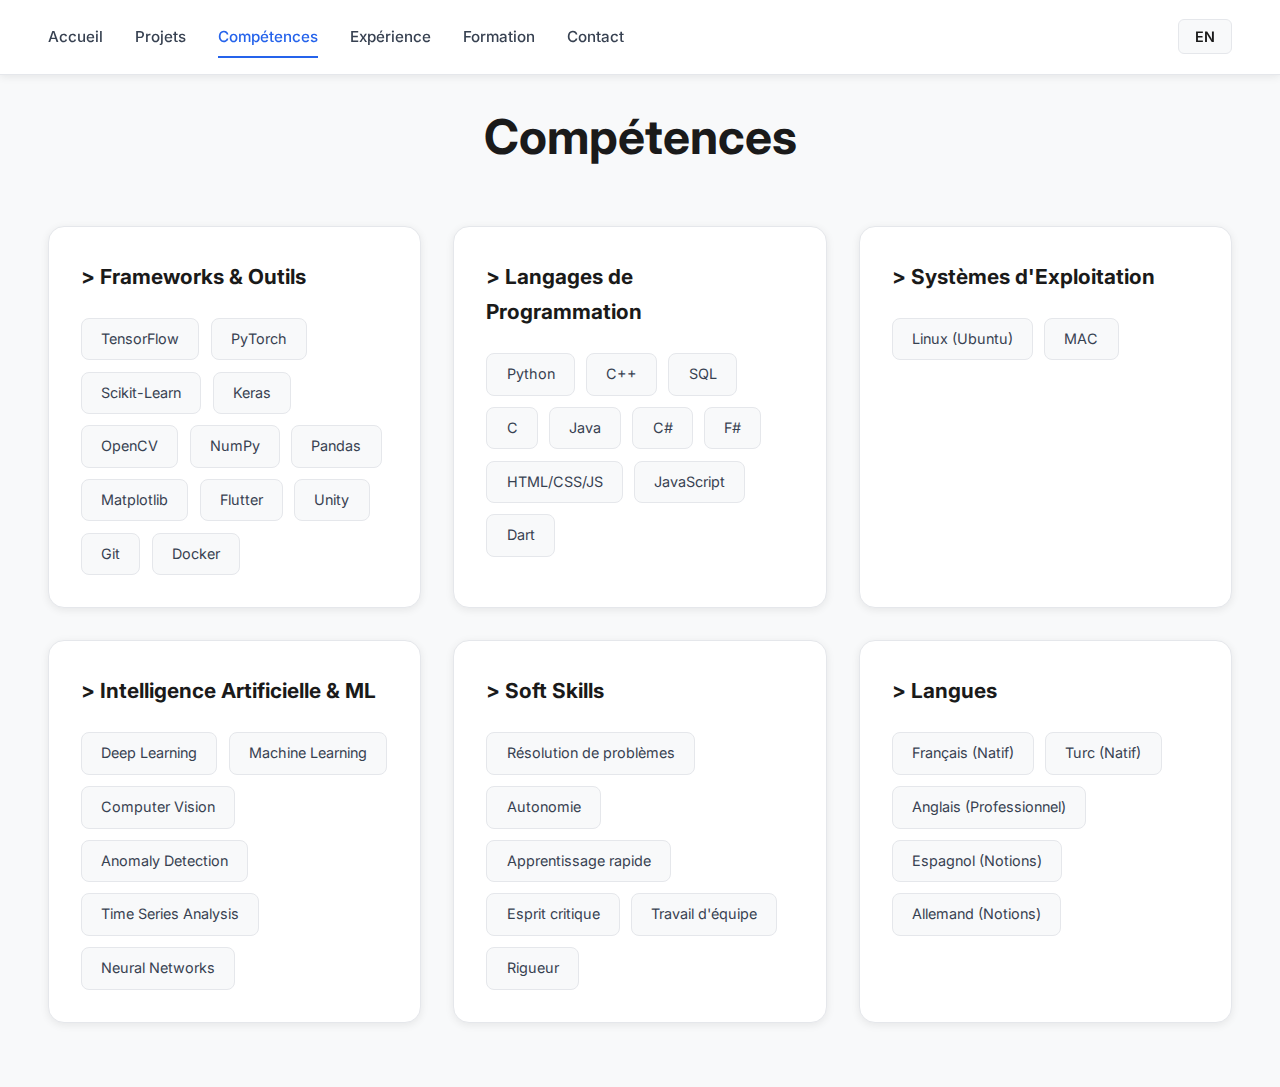
<file: competences.html>
<!DOCTYPE html>
<html lang="fr">
<head>
    <meta charset="UTF-8">
    <meta name="viewport" content="width=device-width, initial-scale=1.0">
    <title>Compétences - Enes Ozkosar</title>
    <link href="https://fonts.googleapis.com/css2?family=Inter:wght@300;400;500;600;700&display=swap" rel="stylesheet">
    <link rel="stylesheet" href="styles.css">
</head>
<body>
    <nav>
        <div class="nav-container">
            <div class="nav-links">
                <a href="index.html" data-fr="Accueil" data-en="Home">Accueil</a>
                <a href="projets.html" data-fr="Projets" data-en="Projects">Projets</a>
                <a href="competences.html" class="active" data-fr="Compétences" data-en="Skills">Compétences</a>
                <a href="experience.html" data-fr="Expérience" data-en="Experience">Expérience</a>
                <a href="formation.html"  data-fr="Formation" data-en="Education">Formation</a>
                <a href="contact.html" data-fr="Contact" data-en="Contact">Contact</a>
            </div>
            <button id="langToggle" class="lang-toggle">EN</button>
        </div>
    </nav>

    <section class="page-section">
        <div class="container">
            <h1 class="page-title" data-fr=" Compétences " data-en=" Skills "> Compétences </h1>
            
            <div class="skills-container">
                <div class="skill-category">
                    <h3 data-fr="> Frameworks & Outils" data-en="> Frameworks & Tools">> Frameworks & Outils</h3>
                    <div class="skill-tags">
                        <span>TensorFlow</span>
                        <span>PyTorch</span>
                        <span>Scikit-Learn</span>
                        <span>Keras</span>
                        <span>OpenCV</span>
                        <span>NumPy</span>
                        <span>Pandas</span>
                        <span>Matplotlib</span>
                        <span>Flutter</span>
                        <span>Unity</span>
                        <span>Git</span>
                        <span>Docker</span>
                    </div>
                </div>

                <div class="skill-category">
                    <h3 data-fr="> Langages de Programmation" data-en="> Programming Languages">> Langages de Programmation</h3>
                    <div class="skill-tags">
                        <span>Python</span>
                        <span>C++</span>
                        <span>SQL</span>
                        <span>C</span>
                        <span>Java</span>
                        <span>C#</span>
                        <span>F#</span>
                        <span>HTML/CSS/JS</span>
                        <span>JavaScript</span>
                        <span>Dart</span>
                    </div>
                </div>

                <div class="skill-category">
                    <h3 data-fr="> Systèmes d'Exploitation" data-en="> Operating Systems">> Systèmes d'Exploitation</h3>
                    <div class="skill-tags">
                        <span>Linux (Ubuntu)</span>
                        <span>MAC</span>
                    </div>
                </div>

                <div class="skill-category">
                    <h3 data-fr="> Intelligence Artificielle & ML" data-en="> Artificial Intelligence & ML">> Intelligence Artificielle & ML</h3>
                    <div class="skill-tags">
                        <span>Deep Learning</span>
                        <span>Machine Learning</span>
                        <span>Computer Vision</span>
                        <span>Anomaly Detection</span>
                        <span>Time Series Analysis</span>
                        <span>Neural Networks</span>
                    </div>
                </div>

                <div class="skill-category">
                    <h3 data-fr="> Soft Skills" data-en="> Soft Skills">> Soft Skills</h3>
                    <div class="skill-tags">
                        <span data-fr="Résolution de problèmes" data-en="Problem Solving">Résolution de problèmes</span>
                        <span data-fr="Autonomie" data-en="Autonomy">Autonomie</span>
                        <span data-fr="Apprentissage rapide" data-en="Fast Learning">Apprentissage rapide</span>
                        <span data-fr="Esprit critique" data-en="Critical Thinking">Esprit critique</span>
                        <span data-fr="Travail d'équipe" data-en="Teamwork">Travail d'équipe</span>
                        <span data-fr="Rigueur" data-en="Rigor">Rigueur</span>
                    </div>
                </div>

                <div class="skill-category">
                    <h3 data-fr="> Langues" data-en="> Languages">> Langues</h3>
                    <div class="skill-tags">
                        <span data-fr="Français (Natif)" data-en="French (Native)">Français (Natif)</span>
                        <span data-fr="Turc (Natif)" data-en="Turkish (Native)" >Turc (Natif)</span>
                        <span data-fr="Anglais (Professionnel)" data-en="English (Professional)">Anglais (Professionnel)</span>
                        <span data-fr="Espagnol (Notions)" data-en="Spanish (Basic)" >Espagnol (Notions)</span>
                        <span data-fr="Allemand (Notions)" data-en="German (Basic)" >Allemand (Notions)</span>
                    </div>
                </div>
            </div>
        </div>
    </section>

    <script src="script.js"></script>
</body>
</html>
</file>
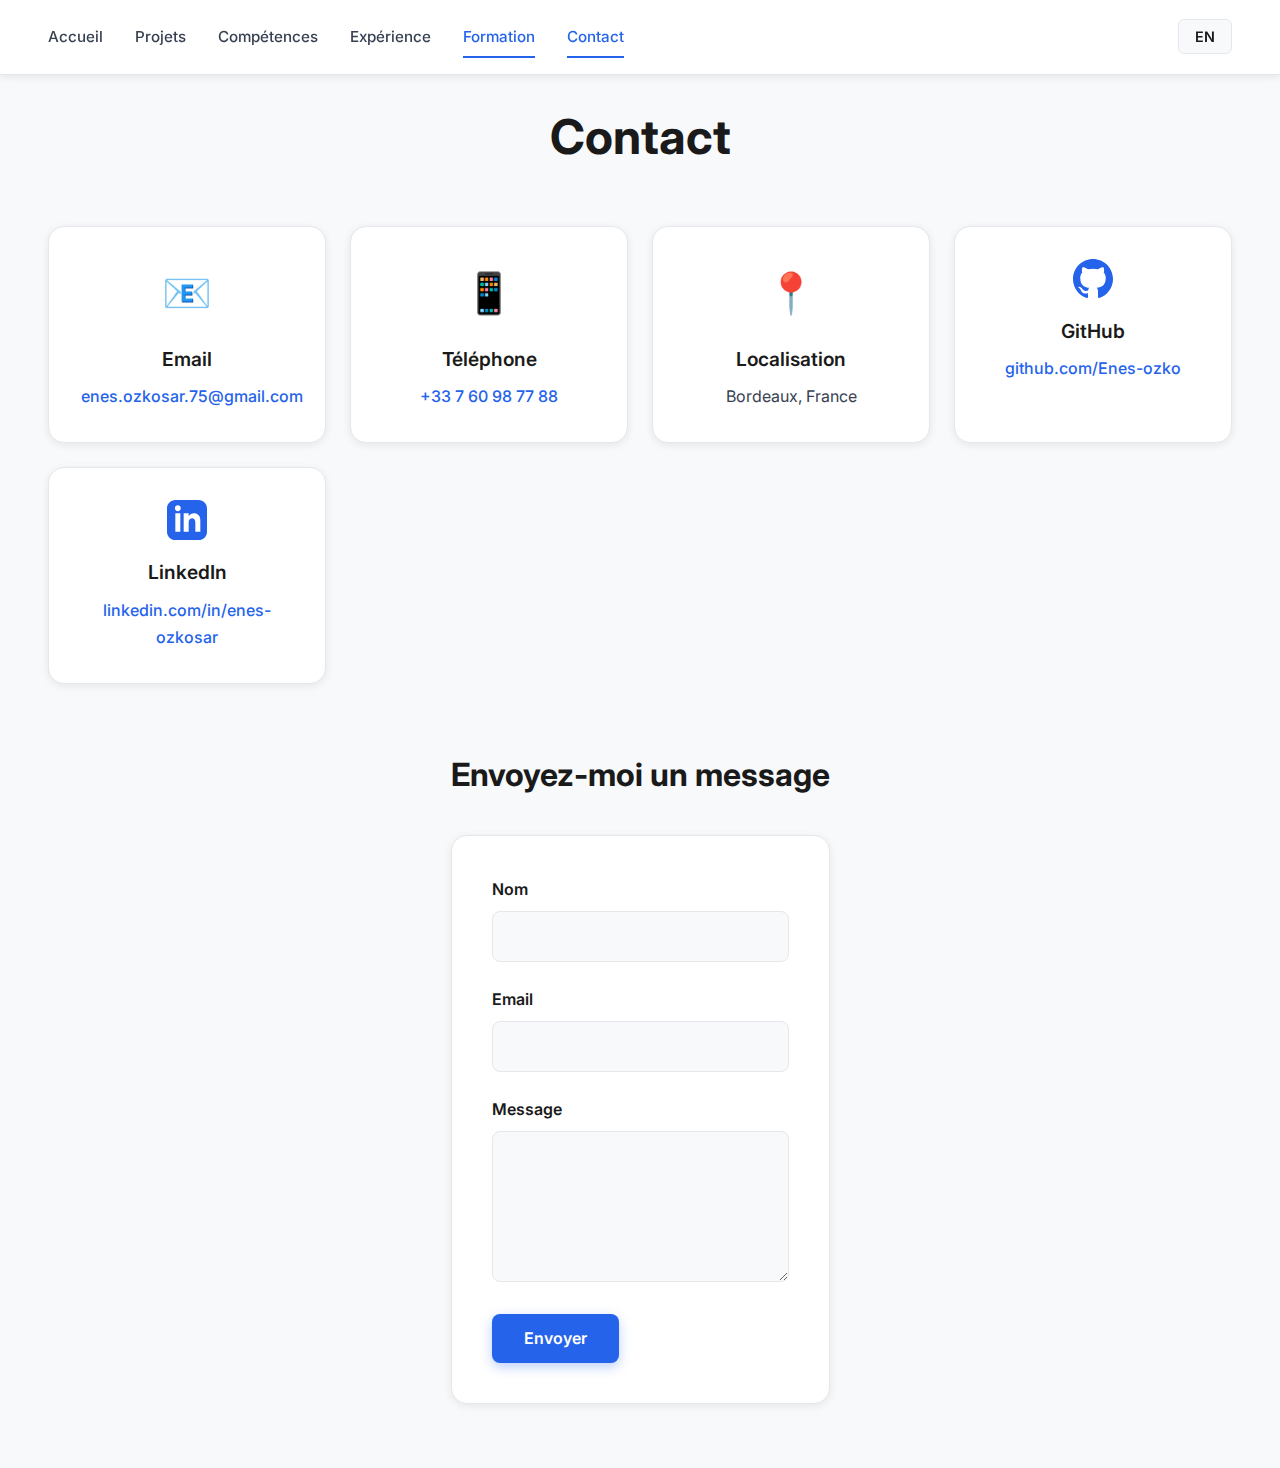
<file: contact.html>
<!DOCTYPE html>
<html lang="fr">
<head>
    <meta charset="UTF-8">
    <meta name="viewport" content="width=device-width, initial-scale=1.0">
    <title>Contact - Enes Ozkosar</title>
    <link href="https://fonts.googleapis.com/css2?family=Inter:wght@300;400;500;600;700&display=swap" rel="stylesheet">
    <link rel="stylesheet" href="styles.css">
</head>
<body>
    <nav>
        <div class="nav-container">
            <div class="nav-links">
                <a href="index.html" data-fr="Accueil" data-en="Home">Accueil</a>
                <a href="projets.html" data-fr="Projets" data-en="Projects">Projets</a>
                <a href="competences.html" data-fr="Compétences" data-en="Skills">Compétences</a>
                <a href="experience.html" data-fr="Expérience" data-en="Experience">Expérience</a>
                <a href="formation.html" class="active" data-fr="Formation" data-en="Education">Formation</a>
                <a href="contact.html" class="active" data-fr="Contact" data-en="Contact">Contact</a>
            </div>
            <button id="langToggle" class="lang-toggle">EN</button>
        </div>
    </nav>

    <section class="page-section">
        <div class="container">
            <h1 class="page-title" data-fr=" Contact " data-en=" Contact "> Contact </h1>
            
            <div class="contact-container">
                <div class="contact-info-grid">
                    <div class="contact-card">
                        <div class="contact-icon">📧</div>
                        <h3>Email</h3>
                        <a href="mailto:enes.ozkosar.75@gmail.com">enes.ozkosar.75@gmail.com</a>
                    </div>

                    <div class="contact-card">
                        <div class="contact-icon">📱</div>
                        <h3 data-fr="Téléphone" data-en="Phone">Téléphone</h3>
                        <a href="tel:+33760987788">+33 7 60 98 77 88</a>
                    </div>

                    <div class="contact-card">
                        <div class="contact-icon">📍</div>
                        <h3>Localisation</h3>
                        <p>Bordeaux, France</p>
                    </div>

                    <div class="contact-card">
                        <div class="contact-icon">
                            <svg width="24" height="24" fill="currentColor" viewBox="0 0 24 24">
                                <path d="M12 0c-6.626 0-12 5.373-12 12 0 5.302 3.438 9.8 8.207 11.387.599.111.793-.261.793-.577v-2.234c-3.338.726-4.033-1.416-4.033-1.416-.546-1.387-1.333-1.756-1.333-1.756-1.089-.745.083-.729.083-.729 1.205.084 1.839 1.237 1.839 1.237 1.07 1.834 2.807 1.304 3.492.997.107-.775.418-1.305.762-1.604-2.665-.305-5.467-1.334-5.467-5.931 0-1.311.469-2.381 1.236-3.221-.124-.303-.535-1.524.117-3.176 0 0 1.008-.322 3.301 1.23.957-.266 1.983-.399 3.003-.404 1.02.005 2.047.138 3.006.404 2.291-1.552 3.297-1.23 3.297-1.23.653 1.653.242 2.874.118 3.176.77.84 1.235 1.911 1.235 3.221 0 4.609-2.807 5.624-5.479 5.921.43.372.823 1.102.823 2.222v3.293c0 .319.192.694.801.576 4.765-1.589 8.199-6.086 8.199-11.386 0-6.627-5.373-12-12-12z"/>
                            </svg>
                        </div>
                        <h3>GitHub</h3>
                        <a href="https://github.com/Enes-ozko" target="_blank">github.com/Enes-ozko</a>
                    </div>

                    <div class="contact-card">
                        <div class="contact-icon">
                            <svg width="24" height="24" fill="currentColor" viewBox="0 0 24 24">
                                <path d="M19 0h-14c-2.761 0-5 2.239-5 5v14c0 2.761 2.239 5 5 5h14c2.762 0 5-2.239 5-5v-14c0-2.761-2.238-5-5-5zm-11 19h-3v-11h3v11zm-1.5-12.268c-.966 0-1.75-.79-1.75-1.764s.784-1.764 1.75-1.764 1.75.79 1.75 1.764-.783 1.764-1.75 1.764zm13.5 12.268h-3v-5.604c0-3.368-4-3.113-4 0v5.604h-3v-11h3v1.765c1.396-2.586 7-2.777 7 2.476v6.759z"/>
                            </svg>
                        </div>
                        <h3>LinkedIn</h3>
                        <a href="http://www.linkedin.com/in/enes-ozkosar" target="_blank">linkedin.com/in/enes-ozkosar</a>
                    </div>
                </div>

                <div class="contact-form-container">
                    <h2 data-fr="Envoyez-moi un message" data-en="Send me a message">Envoyez-moi un message</h2>
                    <form class="contact-form">
                        <div class="form-group">
                            <label for="name" data-fr="Nom" data-en="Name">Nom</label>
                            <input type="text" id="name" name="name" required>
                        </div>
                        <div class="form-group">
                            <label for="email" data-fr="Email" data-en="Email">Email</label>
                            <input type="email" id="email" name="email" required>
                        </div>
                        <div class="form-group">
                            <label for="message" data-fr="Message" data-en="Message">Message</label>
                            <textarea id="message" name="message" rows="6" required></textarea>
                        </div>
                        <button type="submit" class="btn btn-primary">
                            <span data-fr="Envoyer" data-en="Send">Envoyer</span>
                        </button>
                    </form>
                </div>
            </div>
        </div>
    </section>

    <script src="script.js"></script>
</body>
</html>
</file>
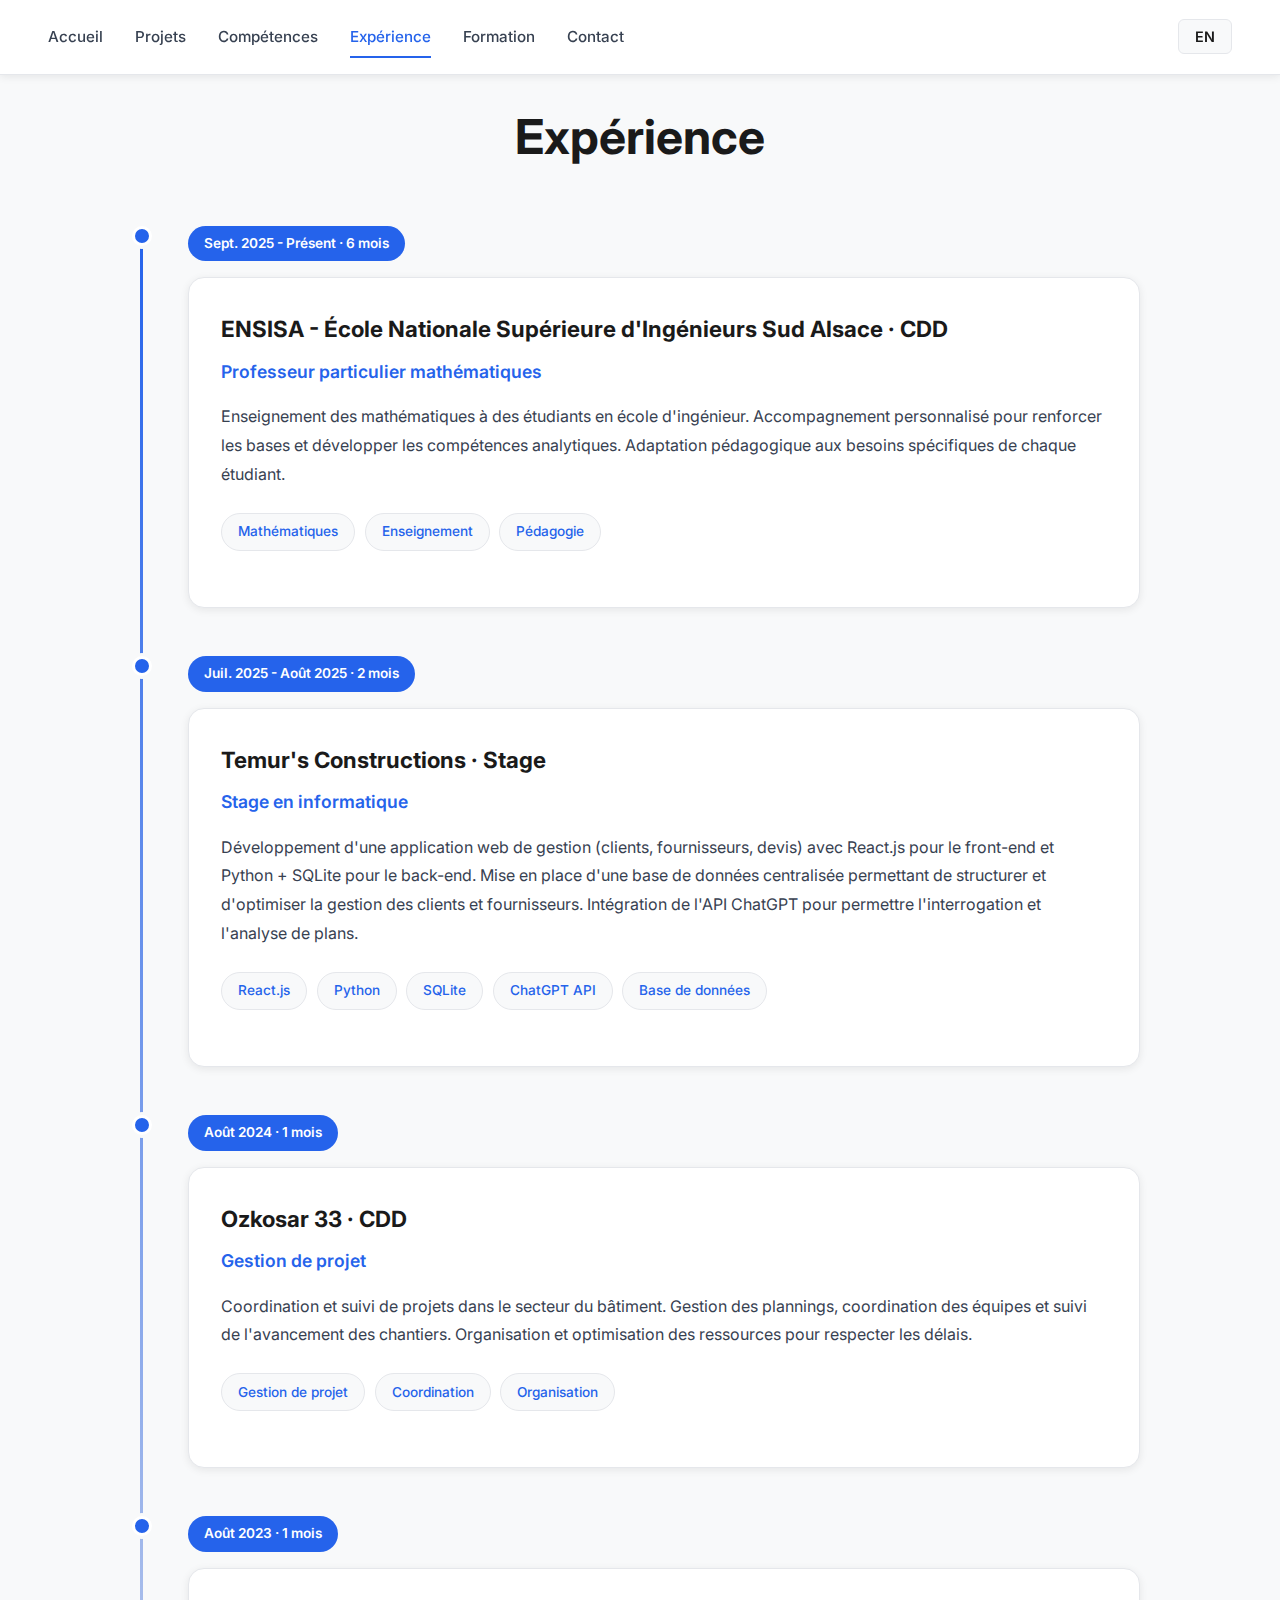
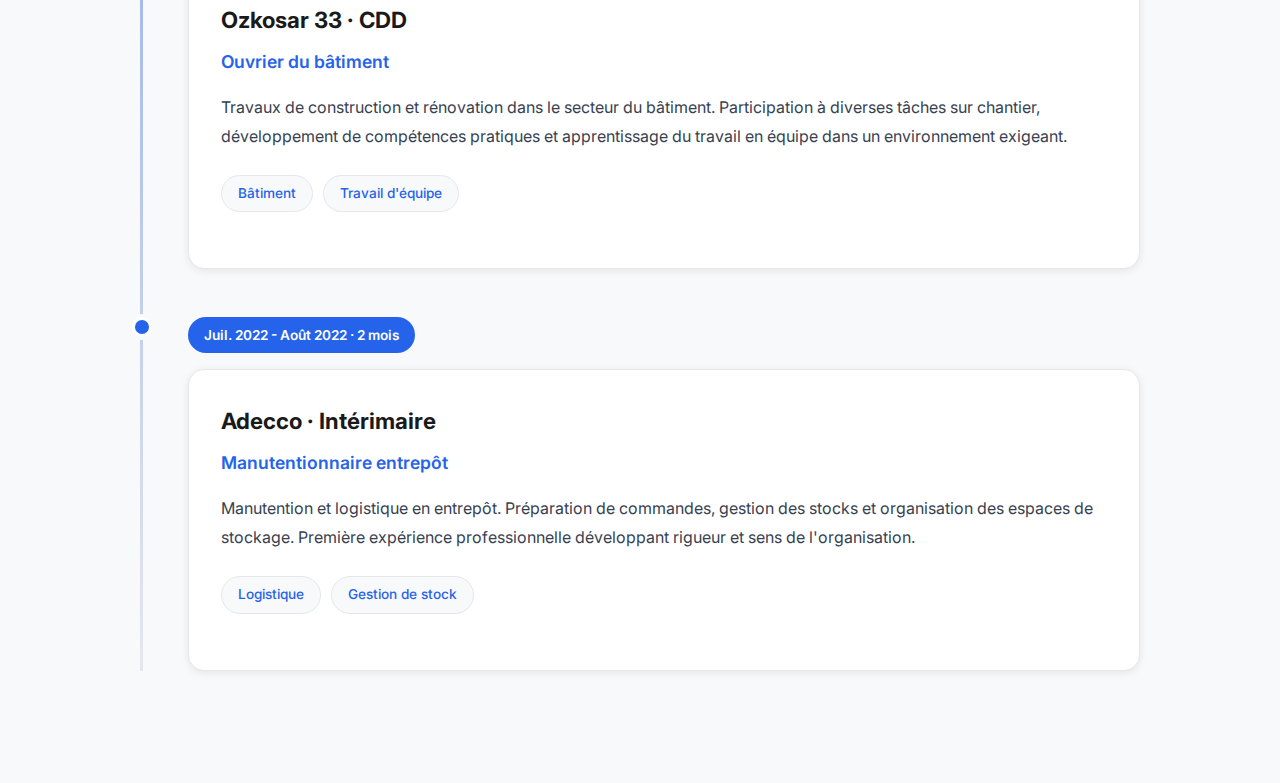
<file: experience.html>
<!DOCTYPE html>
<html lang="fr">
<head>
    <meta charset="UTF-8">
    <meta name="viewport" content="width=device-width, initial-scale=1.0">
    <title>Expérience - Enes Ozkosar</title>
    <link href="https://fonts.googleapis.com/css2?family=Inter:wght@300;400;500;600;700&display=swap" rel="stylesheet">
    <link rel="stylesheet" href="styles.css">
</head>
<body>
    <nav>
        <div class="nav-container">
            <div class="nav-links">
                <a href="index.html" data-fr="Accueil" data-en="Home">Accueil</a>
                <a href="projets.html"  data-fr="Projets" data-en="Projects">Projets</a>
                <a href="competences.html" data-fr="Compétences" data-en="Skills">Compétences</a>
                <a href="experience.html" class="active" data-fr="Expérience" data-en="Experience">Expérience</a>
                <a href="formation.html"  data-fr="Formation" data-en="Education">Formation</a>
                <a href="contact.html" data-fr="Contact" data-en="Contact">Contact</a>
            </div>
            <button id="langToggle" class="lang-toggle">EN</button>
        </div>
    </nav>

    <section class="page-section">
        <div class="container">
            <h1 class="page-title" data-fr=" Expérience " data-en=" Experience "> Expérience </h1>
            
            <div class="timeline">
                <div class="timeline-item">
                    <div class="timeline-date" data-fr="Sept. 2025 - Présent · 6 mois" data-en="Sept. 2025 - Present · 6 months">Sept. 2025 - Présent · 6 mois</div>
                    <div class="timeline-content">
                        <h3>ENSISA - École Nationale Supérieure d'Ingénieurs Sud Alsace · CDD</h3>
                        <h4 data-fr="Professeur particulier mathématiques" data-en="Mathematics Private Tutor">Professeur particulier mathématiques</h4>
                        <p data-fr="Enseignement des mathématiques à des étudiants en école d'ingénieur. Accompagnement personnalisé pour renforcer les bases et développer les compétences analytiques. Adaptation pédagogique aux besoins spécifiques de chaque étudiant." data-en="Teaching mathematics to engineering students. Personalized support to strengthen fundamentals and develop analytical skills. Pedagogical adaptation to each student's specific needs.">
                            Enseignement des mathématiques à des étudiants en école d'ingénieur. Accompagnement personnalisé 
                            pour renforcer les bases et développer les compétences analytiques. Adaptation pédagogique aux 
                            besoins spécifiques de chaque étudiant.
                        </p>
                        <div class="tech-tags">
                            <span data-fr="Mathématiques" data-en="Mathematics">Mathématiques</span>
                            <span data-fr="Enseignement" data-en="Teaching">Enseignement</span>
                            <span data-fr="Pédagogie" data-en="Pedagogy">Pédagogie</span>
                        </div>
                    </div>
                </div>

                <div class="timeline-item">
                    <div class="timeline-date" data-fr="Juil. 2025 - Août 2025 · 2 mois" data-en="Jul. 2025 - Aug. 2025 · 2 months">Juil. 2025 - Août 2025 · 2 mois</div>
                    <div class="timeline-content">
                        <h3>Temur's Constructions · Stage</h3>
                        <h4 data-fr="Stage en informatique" data-en="IT Internship">Stage en informatique</h4>
                        <p data-fr="Développement d'une application web de gestion (clients, fournisseurs, devis) avec React.js pour le front-end et Python + SQLite pour le back-end. Mise en place d'une base de données centralisée permettant de structurer et d'optimiser la gestion des clients et fournisseurs. Intégration de l'API ChatGPT pour permettre l'interrogation et l'analyse de plans." data-en="Development of a web management application (clients, suppliers, quotes) with React.js for the front-end and Python + SQLite for the back-end. Implementation of a centralized database to structure and optimize client and supplier management. Integration of ChatGPT API to enable plan interrogation and analysis.">
                            Développement d'une application web de gestion (clients, fournisseurs, devis) avec React.js pour 
                            le front-end et Python + SQLite pour le back-end. Mise en place d'une base de données centralisée 
                            permettant de structurer et d'optimiser la gestion des clients et fournisseurs. Intégration de 
                            l'API ChatGPT pour permettre l'interrogation et l'analyse de plans.
                        </p>
                        <div class="tech-tags">
                            <span>React.js</span>
                            <span>Python</span>
                            <span>SQLite</span>
                            <span>ChatGPT API</span>
                            <span data-fr="Base de données" data-en="Database">Base de données</span>
                        </div>
                    </div>
                </div>

                <div class="timeline-item">
                    <div class="timeline-date" data-fr="Août 2024 · 1 mois" data-en="Aug. 2024 · 1 month">Août 2024 · 1 mois</div>
                    <div class="timeline-content">
                        <h3>Ozkosar 33 · CDD</h3>
                        <h4 data-fr="Gestion de projet" data-en="Project Management">Gestion de projet</h4>
                        <p data-fr="Coordination et suivi de projets dans le secteur du bâtiment. Gestion des plannings, coordination des équipes et suivi de l'avancement des chantiers. Organisation et optimisation des ressources pour respecter les délais." data-en="Coordination and monitoring of construction projects. Schedule management, team coordination and site progress tracking. Organization and optimization of resources to meet deadlines.">
                            Coordination et suivi de projets dans le secteur du bâtiment. Gestion des plannings, 
                            coordination des équipes et suivi de l'avancement des chantiers. Organisation et optimisation 
                            des ressources pour respecter les délais.
                        </p>
                        <div class="tech-tags">
                            <span data-fr="Gestion de projet" data-en="Project Management">Gestion de projet</span>
                            <span data-fr="Coordination" data-en="Coordination">Coordination</span>
                            <span data-fr="Organisation" data-en="Organization">Organisation</span>
                        </div>
                    </div>
                </div>

                <div class="timeline-item">
                    <div class="timeline-date" data-fr="Août 2023 · 1 mois" data-en="Aug. 2023 · 1 month">Août 2023 · 1 mois</div>
                    <div class="timeline-content">
                        <h3>Ozkosar 33 · CDD</h3>
                        <h4 data-fr="Ouvrier du bâtiment" data-en="Construction Worker">Ouvrier du bâtiment</h4>
                        <p data-fr="Travaux de construction et rénovation dans le secteur du bâtiment. Participation à diverses tâches sur chantier, développement de compétences pratiques et apprentissage du travail en équipe dans un environnement exigeant." data-en="Construction and renovation work in the building sector. Participation in various on-site tasks, development of practical skills and learning teamwork in a demanding environment.">
                            Travaux de construction et rénovation dans le secteur du bâtiment. Participation à diverses 
                            tâches sur chantier, développement de compétences pratiques et apprentissage du travail en 
                            équipe dans un environnement exigeant.
                        </p>
                        <div class="tech-tags">
                            <span data-fr="Bâtiment" data-en="Construction">Bâtiment</span>
                            <span data-fr="Travail d'équipe" data-en="Teamwork">Travail d'équipe</span>
                        </div>
                    </div>
                </div>

                <div class="timeline-item">
                    <div class="timeline-date" data-fr="Juil. 2022 - Août 2022 · 2 mois" data-en="Jul. 2022 - Aug. 2022 · 2 months">Juil. 2022 - Août 2022 · 2 mois</div>
                    <div class="timeline-content">
                        <h3>Adecco · Intérimaire</h3>
                        <h4 data-fr="Manutentionnaire entrepôt" data-en="Warehouse Handler">Manutentionnaire entrepôt</h4>
                        <p data-fr="Manutention et logistique en entrepôt. Préparation de commandes, gestion des stocks et organisation des espaces de stockage. Première expérience professionnelle développant rigueur et sens de l'organisation." data-en="Warehouse handling and logistics. Order preparation, inventory management and storage space organization. First professional experience developing rigor and organizational skills.">
                            Manutention et logistique en entrepôt. Préparation de commandes, gestion des stocks et 
                            organisation des espaces de stockage. Première expérience professionnelle développant 
                            rigueur et sens de l'organisation.
                        </p>
                        <div class="tech-tags">
                            <span data-fr="Logistique" data-en="Logistics">Logistique</span>
                            <span data-fr="Gestion de stock" data-en="Inventory Management">Gestion de stock</span>
                        </div>
                    </div>
                </div>
            </div>
        </div>
    </section>

    <script src="script.js"></script>
</body>
</html>
</file>
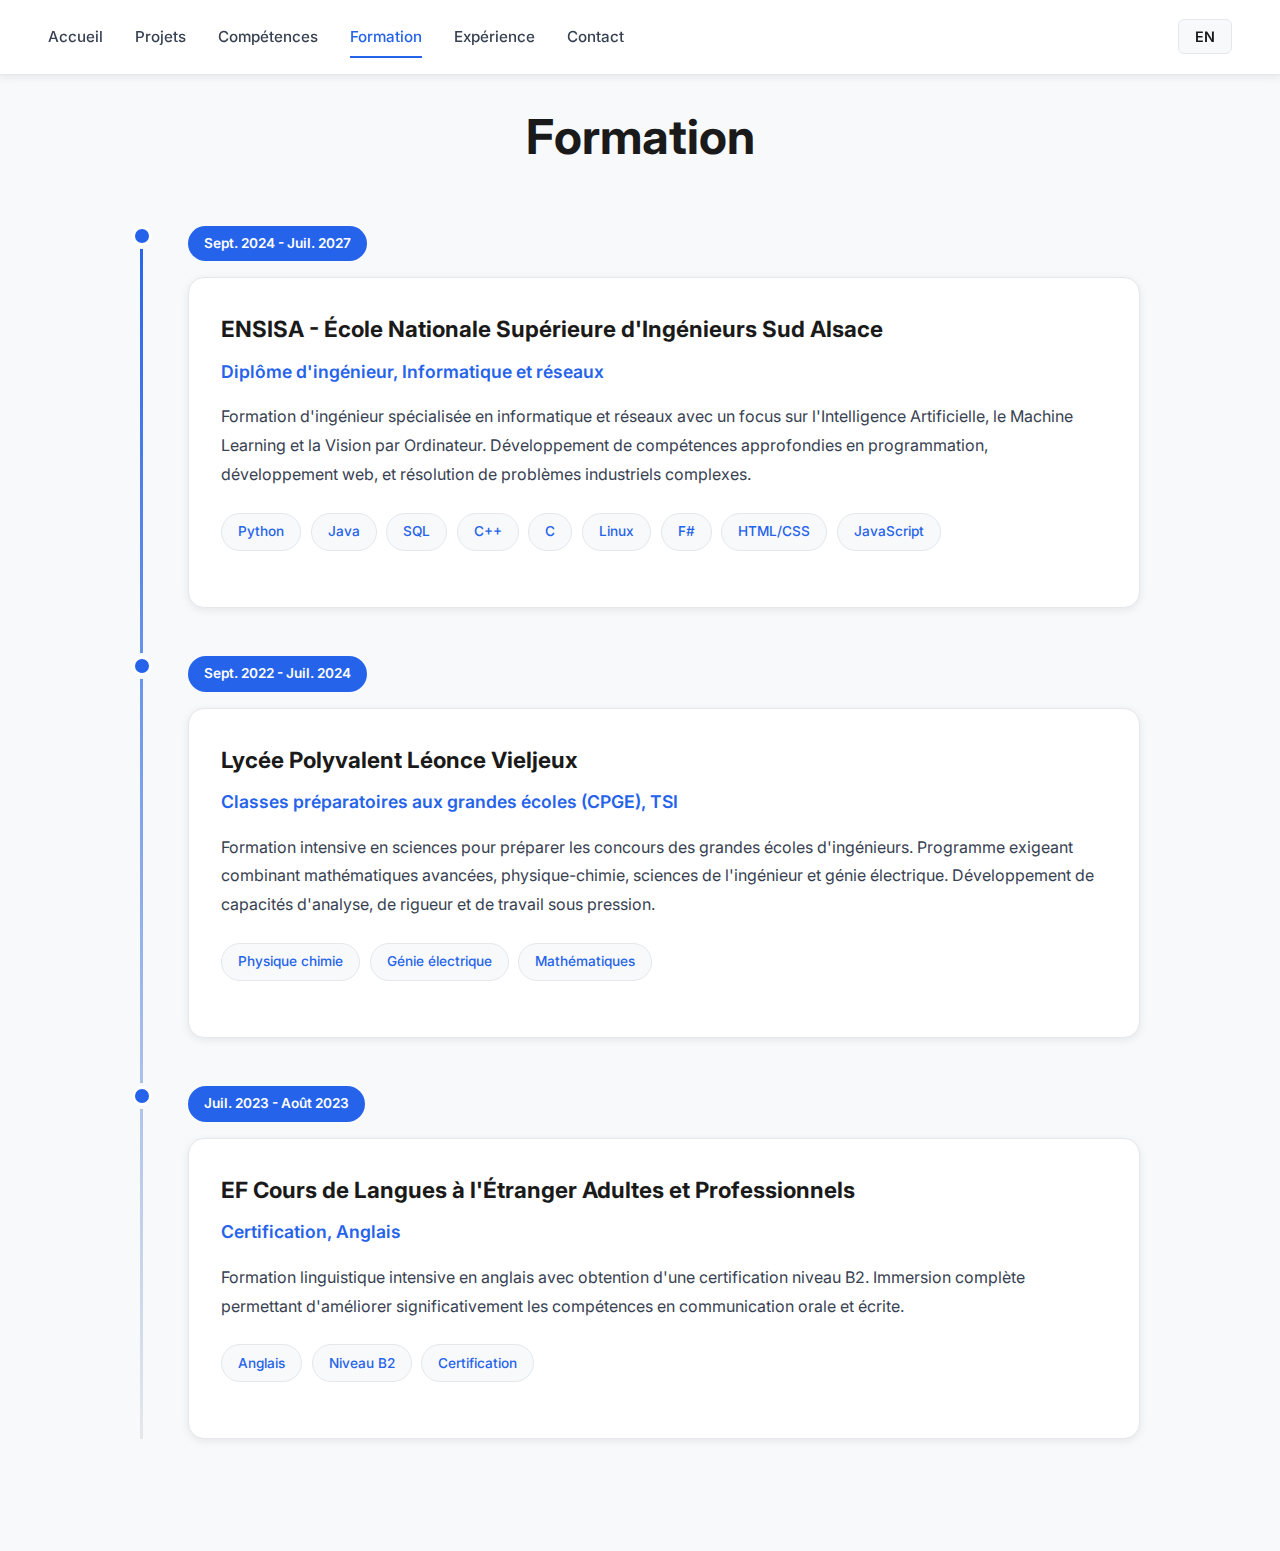
<file: formation.html>
<!DOCTYPE html>
<html lang="fr">
<head>
    <meta charset="UTF-8">
    <meta name="viewport" content="width=device-width, initial-scale=1.0">
    <title>Formation - Enes Ozkosar</title>
    <link href="https://fonts.googleapis.com/css2?family=Inter:wght@300;400;500;600;700&display=swap" rel="stylesheet">
    <link rel="stylesheet" href="styles.css">
</head>
<body>
    <nav>
        <div class="nav-container">
            <div class="nav-links">
                <a href="index.html" data-fr="Accueil" data-en="Home">Accueil</a>
                <a href="projets.html" data-fr="Projets" data-en="Projects">Projets</a>
                <a href="competences.html" data-fr="Compétences" data-en="Skills">Compétences</a>
                <a href="formation.html" class="active" data-fr="Formation" data-en="Education">Formation</a>
                <a href="experience.html" data-fr="Expérience" data-en="Experience">Expérience</a>
                <a href="contact.html" data-fr="Contact" data-en="Contact">Contact</a>
            </div>
            <button id="langToggle" class="lang-toggle">EN</button>
        </div>
    </nav>

    <section class="page-section">
        <div class="container">
            <h1 class="page-title" data-fr=" Formation " data-en=" Education "> Formation </h1>
            
            <div class="timeline">
                <div class="timeline-item">
                    <div class="timeline-date" data-fr="Sept. 2024 - Juil. 2027" data-en="Sept. 2024 - Jul. 2027">Sept. 2024 - Juil. 2027</div>
                    <div class="timeline-content">
                        <h3>ENSISA - École Nationale Supérieure d'Ingénieurs Sud Alsace</h3>
                        <h4 data-fr="Diplôme d'ingénieur, Informatique et réseaux" data-en="Engineering Degree, Computer Science and Networks">Diplôme d'ingénieur, Informatique et réseaux</h4>
                        <p data-fr="Formation d'ingénieur spécialisée en informatique et réseaux avec un focus sur l'Intelligence Artificielle, le Machine Learning et la Vision par Ordinateur. Développement de compétences approfondies en programmation, développement web, et résolution de problèmes industriels complexes." data-en="Engineering program specialized in computer science and networks with a focus on Artificial Intelligence, Machine Learning and Computer Vision. Development of in-depth skills in programming, web development, and solving complex industrial problems.">
                            Formation d'ingénieur spécialisée en informatique et réseaux avec un focus sur l'Intelligence 
                            Artificielle, le Machine Learning et la Vision par Ordinateur. Développement de compétences 
                            approfondies en programmation, développement web, et résolution de problèmes industriels complexes.
                        </p>
                        <div class="tech-tags">
                            <span>Python</span>
                            <span>Java</span>
                            <span>SQL</span>
                            <span>C++</span>
                            <span>C</span>
                            <span>Linux</span>
                            <span>F#</span>
                            <span>HTML/CSS</span>
                            <span>JavaScript</span>
                        </div>
                    </div>
                </div>

                <div class="timeline-item">
                    <div class="timeline-date" data-fr="Sept. 2022 - Juil. 2024" data-en="Sept. 2022 - Jul. 2024">Sept. 2022 - Juil. 2024</div>
                    <div class="timeline-content">
                        <h3>Lycée Polyvalent Léonce Vieljeux</h3>
                        <h4 data-fr="Classes préparatoires aux grandes écoles (CPGE), TSI" data-en="Preparatory Classes for Top Engineering Schools (CPGE), TSI">Classes préparatoires aux grandes écoles (CPGE), TSI</h4>
                        <p data-fr="Formation intensive en sciences pour préparer les concours des grandes écoles d'ingénieurs. Programme exigeant combinant mathématiques avancées, physique-chimie, sciences de l'ingénieur et génie électrique. Développement de capacités d'analyse, de rigueur et de travail sous pression." data-en="Intensive science program to prepare for top engineering school entrance exams. Demanding curriculum combining advanced mathematics, physics-chemistry, engineering sciences and electrical engineering. Development of analytical skills, rigor and ability to work under pressure.">
                            Formation intensive en sciences pour préparer les concours des grandes écoles d'ingénieurs. 
                            Programme exigeant combinant mathématiques avancées, physique-chimie, sciences de l'ingénieur 
                            et génie électrique. Développement de capacités d'analyse, de rigueur et de travail sous pression.
                        </p>
                        <div class="tech-tags">
                            <span data-fr="Physique chimie" data-en="Physics Chemistry">Physique chimie</span>
                            <span data-fr="Génie électrique" data-en="Electrical Engineering">Génie électrique</span>
                            <span data-fr="Mathématiques" data-en="Mathematics">Mathématiques</span>
                        </div>
                    </div>
                </div>

                <div class="timeline-item">
                    <div class="timeline-date" data-fr="Juil. 2023 - Août 2023" data-en="Jul. 2023 - Aug. 2023">Juil. 2023 - Août 2023</div>
                    <div class="timeline-content">
                        <h3>EF Cours de Langues à l'Étranger Adultes et Professionnels</h3>
                        <h4 data-fr="Certification, Anglais" data-en="Certification, English">Certification, Anglais</h4>
                        <p data-fr="Formation linguistique intensive en anglais avec obtention d'une certification niveau B2. Immersion complète permettant d'améliorer significativement les compétences en communication orale et écrite." data-en="Intensive English language training with B2 level certification. Complete immersion to significantly improve oral and written communication skills.">
                            Formation linguistique intensive en anglais avec obtention d'une certification niveau B2. 
                            Immersion complète permettant d'améliorer significativement les compétences en communication 
                            orale et écrite.
                        </p>
                        <div class="tech-tags">
                            <span>Anglais</span>
                            <span data-fr="Niveau B2" data-en="B2 Level">Niveau B2</span>
                            <span>Certification</span>
                        </div>
                    </div>
                </div>
            </div>
        </div>
    </section>

    <script src="script.js"></script>
</body>
</html>
</file>
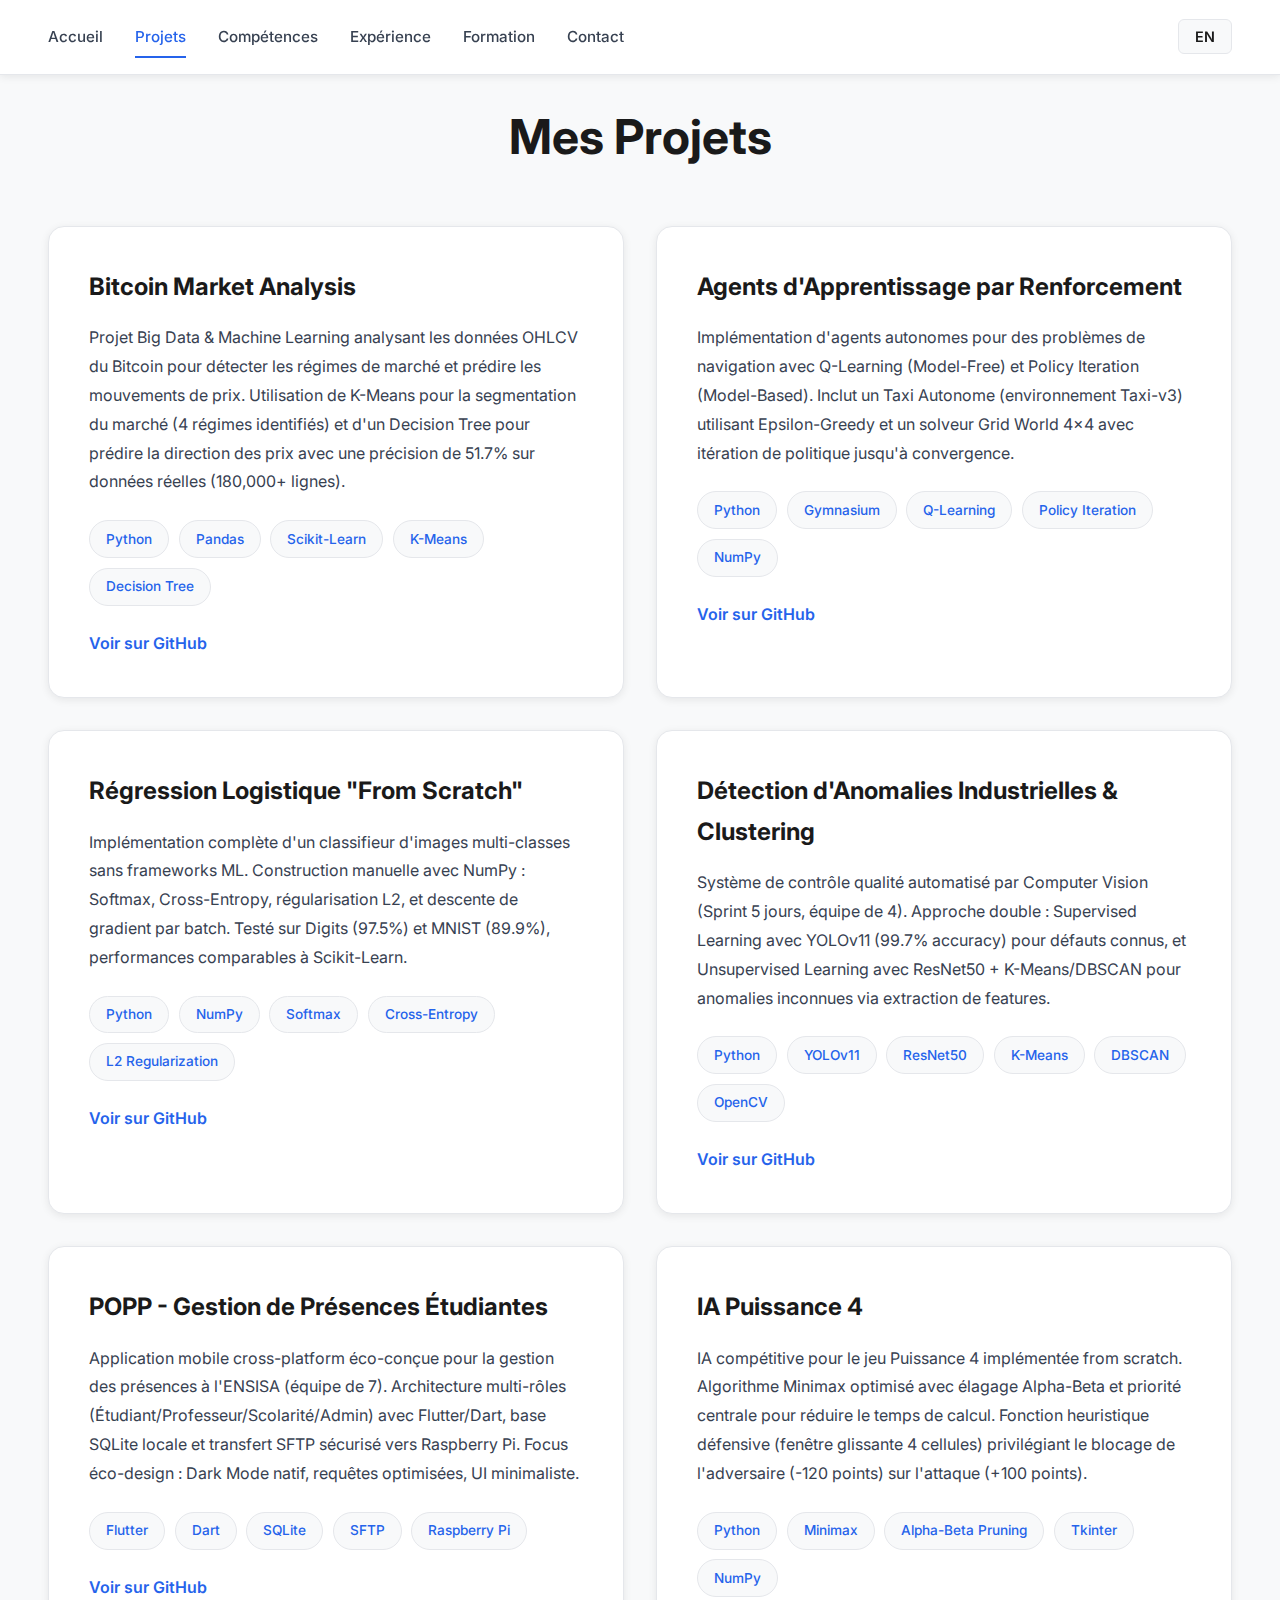
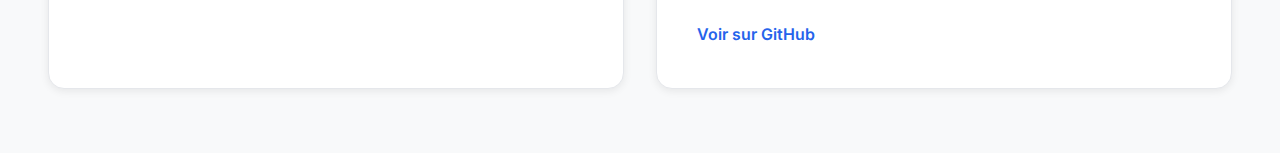
<file: projets.html>
<!DOCTYPE html>
<html lang="fr">
<head>
    <meta charset="UTF-8">
    <meta name="viewport" content="width=device-width, initial-scale=1.0">
    <title>Projets - Enes Ozkosar</title>
    <link href="https://fonts.googleapis.com/css2?family=Inter:wght@300;400;500;600;700&display=swap" rel="stylesheet">
    <link rel="stylesheet" href="styles.css">
</head>
<body>
    <nav>
        <div class="nav-container">
            <div class="nav-links">
                <a href="index.html" data-fr="Accueil" data-en="Home">Accueil</a>
                <a href="projets.html" class="active" data-fr="Projets" data-en="Projects">Projets</a>
                <a href="competences.html" data-fr="Compétences" data-en="Skills">Compétences</a>
                <a href="experience.html" data-fr="Expérience" data-en="Experience">Expérience</a>
                <a href="formation.html"  data-fr="Formation" data-en="Education">Formation</a>
                <a href="contact.html" data-fr="Contact" data-en="Contact">Contact</a>
            </div>
            <button id="langToggle" class="lang-toggle">EN</button>
        </div>
    </nav>

    <section class="page-section">
        <div class="container">
            <h1 class="page-title" data-fr=" Mes Projets " data-en=" My Projects "> Mes Projets </h1>
            
            <div class="projects-grid">
                <div class="project-card">
                    <h3 data-fr="Bitcoin Market Analysis" data-en="Bitcoin Market Analysis">Bitcoin Market Analysis</h3>
                    <p data-fr="Projet Big Data & Machine Learning analysant les données OHLCV du Bitcoin pour détecter les régimes de marché et prédire les mouvements de prix. Utilisation de K-Means pour la segmentation du marché (4 régimes identifiés) et d'un Decision Tree pour prédire la direction des prix avec une précision de 51.7% sur données réelles." data-en="Big Data & Machine Learning project analyzing Bitcoin OHLCV data to detect market regimes and predict price movements. Uses K-Means for market segmentation (4 regimes identified) and Decision Tree to predict price direction with 51.7% accuracy on real data.">
                        Projet Big Data & Machine Learning analysant les données OHLCV du Bitcoin pour détecter les régimes 
                        de marché et prédire les mouvements de prix. Utilisation de K-Means pour la segmentation du marché 
                        (4 régimes identifiés) et d'un Decision Tree pour prédire la direction des prix avec une précision 
                        de 51.7% sur données réelles (180,000+ lignes).
                    </p>
                    <div class="tech-tags">
                        <span>Python</span>
                        <span>Pandas</span>
                        <span>Scikit-Learn</span>
                        <span>K-Means</span>
                        <span>Decision Tree</span>
                    </div>
                    <a href="https://github.com/Enes-ozko/Bitcoin-Transaction-Analysis" target="_blank" class="project-link">
                        <span data-fr="Voir sur GitHub" data-en="View on GitHub">Voir sur GitHub</span>
                    </a>
                </div>

                <div class="project-card">
                    <h3 data-fr="Agents d'Apprentissage par Renforcement" data-en="Reinforcement Learning Agents">Agents d'Apprentissage par Renforcement</h3>
                    <p data-fr="Implémentation d'agents autonomes pour des problèmes de navigation avec Q-Learning (Model-Free) et Policy Iteration (Model-Based). Inclut un Taxi Autonome (environnement Taxi-v3) utilisant Epsilon-Greedy et un solveur Grid World 4x4 avec itération de politique jusqu'à convergence." data-en="Implementation of autonomous agents for navigation problems using Q-Learning (Model-Free) and Policy Iteration (Model-Based). Includes an Autonomous Taxi (Taxi-v3 environment) using Epsilon-Greedy and a 4x4 Grid World solver with policy iteration until convergence.">
                        Implémentation d'agents autonomes pour des problèmes de navigation avec Q-Learning (Model-Free) 
                        et Policy Iteration (Model-Based). Inclut un Taxi Autonome (environnement Taxi-v3) utilisant 
                        Epsilon-Greedy et un solveur Grid World 4x4 avec itération de politique jusqu'à convergence.
                    </p>
                    <div class="tech-tags">
                        <span>Python</span>
                        <span>Gymnasium</span>
                        <span>Q-Learning</span>
                        <span>Policy Iteration</span>
                        <span>NumPy</span>
                    </div>
                    <a href="https://github.com/Enes-ozko" target="_blank" class="project-link">
                        <span data-fr="Voir sur GitHub" data-en="View on GitHub">Voir sur GitHub</span>
                    </a>
                </div>

                <div class="project-card">
                    <h3 data-fr="Régression Logistique 'From Scratch'" data-en="Logistic Regression 'From Scratch'">Régression Logistique "From Scratch"</h3>
                    <p data-fr="Implémentation complète d'un classifieur d'images multi-classes sans frameworks ML. Construction manuelle avec NumPy : Softmax, Cross-Entropy, régularisation L2, et descente de gradient par batch. Testé sur Digits (97.5%) et MNIST (89.9%), performances comparables à Scikit-Learn." data-en="Complete implementation of a multi-class image classifier without ML frameworks. Manual construction with NumPy: Softmax, Cross-Entropy, L2 regularization, and batch gradient descent. Tested on Digits (97.5%) and MNIST (89.9%), performance comparable to Scikit-Learn.">
                        Implémentation complète d'un classifieur d'images multi-classes sans frameworks ML. Construction 
                        manuelle avec NumPy : Softmax, Cross-Entropy, régularisation L2, et descente de gradient par batch. 
                        Testé sur Digits (97.5%) et MNIST (89.9%), performances comparables à Scikit-Learn.
                    </p>
                    <div class="tech-tags">
                        <span>Python</span>
                        <span>NumPy</span>
                        <span>Softmax</span>
                        <span>Cross-Entropy</span>
                        <span>L2 Regularization</span>
                    </div>
                    <a href="https://github.com/Enes-ozko" target="_blank" class="project-link">
                        <span data-fr="Voir sur GitHub" data-en="View on GitHub">Voir sur GitHub</span>
                    </a>
                </div>

                <div class="project-card">
                    <h3 data-fr="Détection d'Anomalies Industrielles & Clustering" data-en="Industrial Anomaly Detection & Clustering">Détection d'Anomalies Industrielles & Clustering</h3>
                    <p data-fr="Système de contrôle qualité automatisé par Computer Vision (Sprint 5 jours, équipe de 4). Approche double : Supervised Learning avec YOLOv11 (99.7% accuracy) pour défauts connus, et Unsupervised Learning avec ResNet50 + K-Means/DBSCAN pour anomalies inconnues via extraction de features." data-en="Automated quality control system using Computer Vision (5-day sprint, team of 4). Dual approach: Supervised Learning with YOLOv11 (99.7% accuracy) for known defects, and Unsupervised Learning with ResNet50 + K-Means/DBSCAN for unknown anomalies via feature extraction.">
                        Système de contrôle qualité automatisé par Computer Vision (Sprint 5 jours, équipe de 4). 
                        Approche double : Supervised Learning avec YOLOv11 (99.7% accuracy) pour défauts connus, 
                        et Unsupervised Learning avec ResNet50 + K-Means/DBSCAN pour anomalies inconnues via extraction de features.
                    </p>
                    <div class="tech-tags">
                        <span>Python</span>
                        <span>YOLOv11</span>
                        <span>ResNet50</span>
                        <span>K-Means</span>
                        <span>DBSCAN</span>
                        <span>OpenCV</span>
                    </div>
                    <a href="https://github.com/Enes-ozko/Anomaly-Detection-Industrial" target="_blank" class="project-link">
                        <span data-fr="Voir sur GitHub" data-en="View on GitHub">Voir sur GitHub</span>
                    </a>
                </div>

                <div class="project-card">
                    <h3 data-fr="POPP - Gestion de Présences Étudiantes" data-en="POPP - Student Attendance Management">POPP - Gestion de Présences Étudiantes</h3>
                    <p data-fr="Application mobile cross-platform éco-conçue pour la gestion des présences à l'ENSISA (équipe de 7). Architecture multi-rôles (Étudiant/Professeur/Admin) avec Flutter/Dart, base SQLite locale et transfert SFTP sécurisé vers Raspberry Pi. Focus éco-design : Dark Mode natif, requêtes optimisées, UI minimaliste." data-en="Eco-designed cross-platform mobile app for attendance management at ENSISA (team of 7). Multi-role architecture (Student/Teacher/Admin) with Flutter/Dart, local SQLite database and secure SFTP transfer to Raspberry Pi. Eco-design focus: Native Dark Mode, optimized requests, minimalist UI.">
                        Application mobile cross-platform éco-conçue pour la gestion des présences à l'ENSISA (équipe de 7). 
                        Architecture multi-rôles (Étudiant/Professeur/Scolarité/Admin) avec Flutter/Dart, base SQLite locale et transfert 
                        SFTP sécurisé vers Raspberry Pi. Focus éco-design : Dark Mode natif, requêtes optimisées, UI minimaliste.
                    </p>
                    <div class="tech-tags">
                        <span>Flutter</span>
                        <span>Dart</span>
                        <span>SQLite</span>
                        <span>SFTP</span>
                        <span>Raspberry Pi</span>
                    </div>
                    <a href="https://github.com/Enes-ozko" target="_blank" class="project-link">
                        <span data-fr="Voir sur GitHub" data-en="View on GitHub">Voir sur GitHub</span>
                    </a>
                </div>

                <div class="project-card">
                    <h3 data-fr="IA Puissance 4 " data-en="Connect 4 AI">IA Puissance 4 </h3>
                    <p data-fr="IA compétitive pour le jeu Puissance 4 implémentée from scratch. Algorithme Minimax optimisé avec élagage Alpha-Beta et priorité centrale pour réduire le temps de calcul. Fonction heuristique défensive (fenêtre glissante 4 cellules) privilégiant le blocage de l'adversaire (-120 points) sur l'attaque (+100 points)." data-en="Competitive AI for Connect 4 implemented from scratch. Minimax algorithm optimized with Alpha-Beta pruning and center priority to reduce computation time. Defensive heuristic function (4-cell sliding window) prioritizing blocking opponent (-120 points) over attacking (+100 points).">
                        IA compétitive pour le jeu Puissance 4 implémentée from scratch. Algorithme Minimax optimisé avec 
                        élagage Alpha-Beta et priorité centrale pour réduire le temps de calcul. Fonction heuristique défensive 
                        (fenêtre glissante 4 cellules) privilégiant le blocage de l'adversaire (-120 points) sur l'attaque (+100 points).
                    </p>
                    <div class="tech-tags">
                        <span>Python</span>
                        <span>Minimax</span>
                        <span>Alpha-Beta Pruning</span>
                        <span>Tkinter</span>
                        <span>NumPy</span>
                    </div>
                    <a href="https://github.com/Enes-ozko" target="_blank" class="project-link">
                        <span data-fr="Voir sur GitHub" data-en="View on GitHub">Voir sur GitHub</span>
                    </a>
                </div>
            </div>
        </div>
    </section>

    <script src="script.js"></script>
</body>
</html>
</file>
<file: styles.css>
* {
    margin: 0;
    padding: 0;
    box-sizing: border-box;
}

:root {
    --bg-primary: #ffffff;
    --bg-secondary: #f8f9fa;
    --bg-card: #ffffff;
    --text-primary: #1a1a1a;
    --text-secondary: #374151;
    --accent: #2563eb;
    --accent-hover: #1d4ed8;
    --border: #e5e7eb;
    --shadow: rgba(0, 0, 0, 0.08);
}

html {
    scroll-behavior: smooth;
}

body {
    font-family: 'Inter', -apple-system, BlinkMacSystemFont, sans-serif;
    background-color: var(--bg-primary);
    color: var(--text-primary);
    line-height: 1.7;
    overflow-x: hidden;
}

nav {
    position: fixed;
    top: 0;
    left: 0;
    right: 0;
    background: rgba(255, 255, 255, 0.95);
    backdrop-filter: blur(10px);
    padding: 1rem 3rem;
    z-index: 1000;
    border-bottom: 1px solid var(--border);
    box-shadow: 0 2px 8px var(--shadow);
}

.nav-container {
    max-width: 1400px;
    margin: 0 auto;
    display: flex;
    justify-content: space-between;
    align-items: center;
}

.nav-links {
    display: flex;
    gap: 2rem;
}

.nav-links a {
    color: var(--text-secondary);
    text-decoration: none;
    font-size: 0.95rem;
    font-weight: 500;
    transition: color 0.3s;
    position: relative;
    padding: 0.5rem 0;
}

.nav-links a.active,
.nav-links a:hover {
    color: var(--accent);
}

.nav-links a.active::after {
    content: '';
    position: absolute;
    bottom: 0;
    left: 0;
    right: 0;
    height: 2px;
    background: var(--accent);
}

.lang-toggle {
    padding: 0.5rem 1rem;
    background: var(--bg-secondary);
    border: 1px solid var(--border);
    color: var(--text-primary);
    font-family: 'Inter', sans-serif;
    font-size: 0.9rem;
    font-weight: 600;
    cursor: pointer;
    border-radius: 6px;
    transition: all 0.3s;
}

.lang-toggle:hover {
    background: var(--accent);
    color: white;
    border-color: var(--accent);
}

.hero-home {
    min-height: 100vh;
    display: flex;
    align-items: center;
    padding: 6rem 3rem 3rem;
    background: linear-gradient(135deg, #f8f9fa 0%, #ffffff 100%);
}

.hero-content {
    max-width: 1400px;
    margin: 0 auto;
    display: grid;
    grid-template-columns: 1.3fr 0.7fr;
    gap: 5rem;
    align-items: center;
    width: 100%;
}

.hero-text h1 {
    font-size: clamp(2.5rem, 5vw, 4rem);
    font-weight: 700;
    line-height: 1.2;
    margin-bottom: 1rem;
    color: var(--text-primary);
}

.hero-text .subtitle {
    font-size: clamp(1.1rem, 2vw, 1.4rem);
    font-weight: 600;
    color: var(--accent);
    margin-bottom: 1.5rem;
}

.hero-text .description {
    font-size: 1.15rem;
    color: var(--text-secondary);
    line-height: 1.8;
    margin-bottom: 2rem;
    max-width: 650px;
}

.hero-buttons {
    display: flex;
    gap: 1rem;
    flex-wrap: wrap;
}

.btn {
    display: inline-flex;
    align-items: center;
    gap: 0.5rem;
    padding: 0.9rem 2rem;
    font-family: 'Inter', sans-serif;
    font-size: 1rem;
    font-weight: 600;
    text-decoration: none;
    border-radius: 8px;
    transition: all 0.3s;
    cursor: pointer;
    border: none;
}

.btn-primary {
    background: var(--accent);
    color: white;
    box-shadow: 0 4px 12px rgba(37, 99, 235, 0.3);
}

.btn-primary:hover {
    background: var(--accent-hover);
    transform: translateY(-2px);
    box-shadow: 0 6px 20px rgba(37, 99, 235, 0.4);
}

.btn-secondary {
    background: white;
    color: var(--text-primary);
    border: 2px solid var(--border);
}

.btn-secondary:hover {
    border-color: var(--accent);
    color: var(--accent);
}

.hero-image {
    display: flex;
    justify-content: center;
    align-items: center;
}

.hero-image img {
    width: 100%;
    max-width: 380px;
    aspect-ratio: 1;
    border-radius: 20px;
    object-fit: cover;
    box-shadow: 0 20px 60px rgba(0, 0, 0, 0.15);
    transition: transform 0.3s;
}

.hero-image img:hover {
    transform: scale(1.02);
}

.page-section {
    min-height: 100vh;
    padding: 6rem 3rem 4rem;
    background: var(--bg-secondary);
}

.container {
    max-width: 1400px;
    margin: 0 auto;
}

.page-title {
    font-size: clamp(2rem, 4vw, 3rem);
    font-weight: 700;
    color: var(--text-primary);
    margin-bottom: 3rem;
    text-align: center;
}

.projects-grid {
    display: grid;
    grid-template-columns: repeat(auto-fill, minmax(450px, 1fr));
    gap: 2rem;
}

.project-card {
    background: var(--bg-card);
    border: 1px solid var(--border);
    border-radius: 16px;
    padding: 2.5rem;
    transition: all 0.3s;
    box-shadow: 0 2px 8px var(--shadow);
}

.project-card:hover {
    transform: translateY(-8px);
    box-shadow: 0 12px 40px rgba(0, 0, 0, 0.12);
    border-color: var(--accent);
}

.project-card h3 {
    font-size: 1.5rem;
    font-weight: 700;
    margin-bottom: 1rem;
    color: var(--text-primary);
}

.project-card p {
    color: var(--text-secondary);
    font-size: 1rem;
    line-height: 1.8;
    margin-bottom: 1.5rem;
}

.tech-tags {
    display: flex;
    flex-wrap: wrap;
    gap: 0.6rem;
    margin-bottom: 1.5rem;
}

.tech-tags span {
    padding: 0.4rem 1rem;
    background: var(--bg-secondary);
    border: 1px solid var(--border);
    color: var(--accent);
    border-radius: 20px;
    font-size: 0.85rem;
    font-weight: 500;
}

.project-link {
    display: inline-flex;
    align-items: center;
    gap: 0.5rem;
    color: var(--accent);
    text-decoration: none;
    font-weight: 600;
    transition: all 0.3s;
}

.project-link:hover {
    color: var(--accent-hover);
    gap: 0.8rem;
}

.skills-container {
    display: grid;
    grid-template-columns: repeat(auto-fit, minmax(350px, 1fr));
    gap: 2rem;
}

.skill-category {
    background: var(--bg-card);
    border: 1px solid var(--border);
    border-radius: 16px;
    padding: 2rem;
    transition: all 0.3s;
    box-shadow: 0 2px 8px var(--shadow);
}

.skill-category:hover {
    box-shadow: 0 8px 30px rgba(0, 0, 0, 0.1);
    border-color: var(--accent);
}

.skill-category h3 {
    font-size: 1.3rem;
    font-weight: 700;
    color: var(--text-primary);
    margin-bottom: 1.5rem;
}

.skill-tags {
    display: flex;
    flex-wrap: wrap;
    gap: 0.7rem;
}

.skill-tags span {
    padding: 0.5rem 1.2rem;
    background: var(--bg-secondary);
    border: 1px solid var(--border);
    color: var(--text-secondary);
    border-radius: 8px;
    font-size: 0.9rem;
    transition: all 0.3s;
}

.skill-tags span:hover {
    background: var(--accent);
    color: white;
    border-color: var(--accent);
}

.timeline {
    position: relative;
    padding-left: 3rem;
    max-width: 1000px;
    margin: 0 auto;
}

.timeline::before {
    content: '';
    position: absolute;
    left: 0;
    top: 0;
    bottom: 0;
    width: 3px;
    background: linear-gradient(180deg, var(--accent) 0%, var(--border) 100%);
}

.timeline-item {
    position: relative;
    margin-bottom: 3rem;
}

.timeline-item::before {
    content: '';
    position: absolute;
    left: -3.5rem;
    top: 0;
    width: 14px;
    height: 14px;
    background: var(--accent);
    border-radius: 50%;
    border: 3px solid white;
    box-shadow: 0 0 0 3px var(--bg-secondary);
}

.timeline-date {
    display: inline-block;
    padding: 0.4rem 1rem;
    background: var(--accent);
    color: white;
    border-radius: 20px;
    font-size: 0.85rem;
    font-weight: 600;
    margin-bottom: 1rem;
}

.timeline-content {
    background: var(--bg-card);
    border: 1px solid var(--border);
    border-radius: 16px;
    padding: 2rem;
    box-shadow: 0 2px 8px var(--shadow);
    transition: all 0.3s;
}

.timeline-content:hover {
    box-shadow: 0 8px 30px rgba(0, 0, 0, 0.1);
}

.timeline-content h3 {
    font-size: 1.4rem;
    font-weight: 700;
    margin-bottom: 0.5rem;
    color: var(--text-primary);
}

.timeline-content h4 {
    color: var(--accent);
    font-size: 1.1rem;
    font-weight: 600;
    margin-bottom: 1rem;
}

.timeline-content p {
    color: var(--text-secondary);
    line-height: 1.8;
    margin-bottom: 1.5rem;
}

.contact-container {
    display: grid;
    gap: 4rem;
}

.contact-info-grid {
    display: grid;
    grid-template-columns: repeat(auto-fit, minmax(250px, 1fr));
    gap: 1.5rem;
}

.contact-card {
    background: var(--bg-card);
    border: 1px solid var(--border);
    border-radius: 16px;
    padding: 2rem;
    text-align: center;
    transition: all 0.3s;
    box-shadow: 0 2px 8px var(--shadow);
}

.contact-card:hover {
    transform: translateY(-5px);
    box-shadow: 0 8px 30px rgba(0, 0, 0, 0.12);
    border-color: var(--accent);
}

.contact-icon {
    font-size: 2.5rem;
    margin-bottom: 1rem;
    display: flex;
    justify-content: center;
    align-items: center;
}

.contact-icon svg {
    width: 40px;
    height: 40px;
    color: var(--accent);
}

.contact-card h3 {
    font-size: 1.2rem;
    font-weight: 600;
    margin-bottom: 0.5rem;
    color: var(--text-primary);
}

.contact-card a {
    color: var(--accent);
    text-decoration: none;
    transition: color 0.3s;
    font-weight: 500;
}

.contact-card a:hover {
    color: var(--accent-hover);
}

.contact-card p {
    color: var(--text-secondary);
}

.contact-form-container {
    max-width: 700px;
    margin: 0 auto;
}

.contact-form-container h2 {
    font-size: 2rem;
    font-weight: 700;
    margin-bottom: 2rem;
    text-align: center;
    color: var(--text-primary);
}

.contact-form {
    background: var(--bg-card);
    border: 1px solid var(--border);
    border-radius: 16px;
    padding: 2.5rem;
    box-shadow: 0 2px 8px var(--shadow);
}

.form-group {
    margin-bottom: 1.5rem;
}

.form-group label {
    display: block;
    margin-bottom: 0.5rem;
    font-weight: 600;
    color: var(--text-primary);
}

.form-group input,
.form-group textarea {
    width: 100%;
    padding: 0.9rem;
    background: var(--bg-secondary);
    border: 1px solid var(--border);
    border-radius: 8px;
    color: var(--text-primary);
    font-family: 'Inter', sans-serif;
    font-size: 1rem;
    transition: all 0.3s;
}

.form-group input:focus,
.form-group textarea:focus {
    outline: none;
    border-color: var(--accent);
    background: white;
}

.form-group textarea {
    resize: vertical;
}

@media (max-width: 968px) {
    nav {
        padding: 1rem 1.5rem;
    }

    .nav-links {
        gap: 1.5rem;
    }

    .hero-home {
        padding: 5rem 1.5rem 3rem;
    }

    .hero-content {
        grid-template-columns: 1fr;
        gap: 3rem;
    }

    .hero-image {
        order: -1;
    }

    .page-section {
        padding: 5rem 1.5rem 3rem;
    }

    .projects-grid {
        grid-template-columns: 1fr;
    }

    .skills-container {
        grid-template-columns: 1fr;
    }

    .timeline {
        padding-left: 2rem;
    }

    .timeline-item::before {
        left: -2.5rem;
    }
}

@media (max-width: 480px) {
    .nav-links {
        gap: 1rem;
        font-size: 0.85rem;
    }

    .lang-toggle {
        padding: 0.4rem 0.8rem;
        font-size: 0.8rem;
    }

    .hero-text h1 {
        font-size: 2rem;
    }

    .page-title {
        font-size: 1.8rem;
    }
}
</file>
